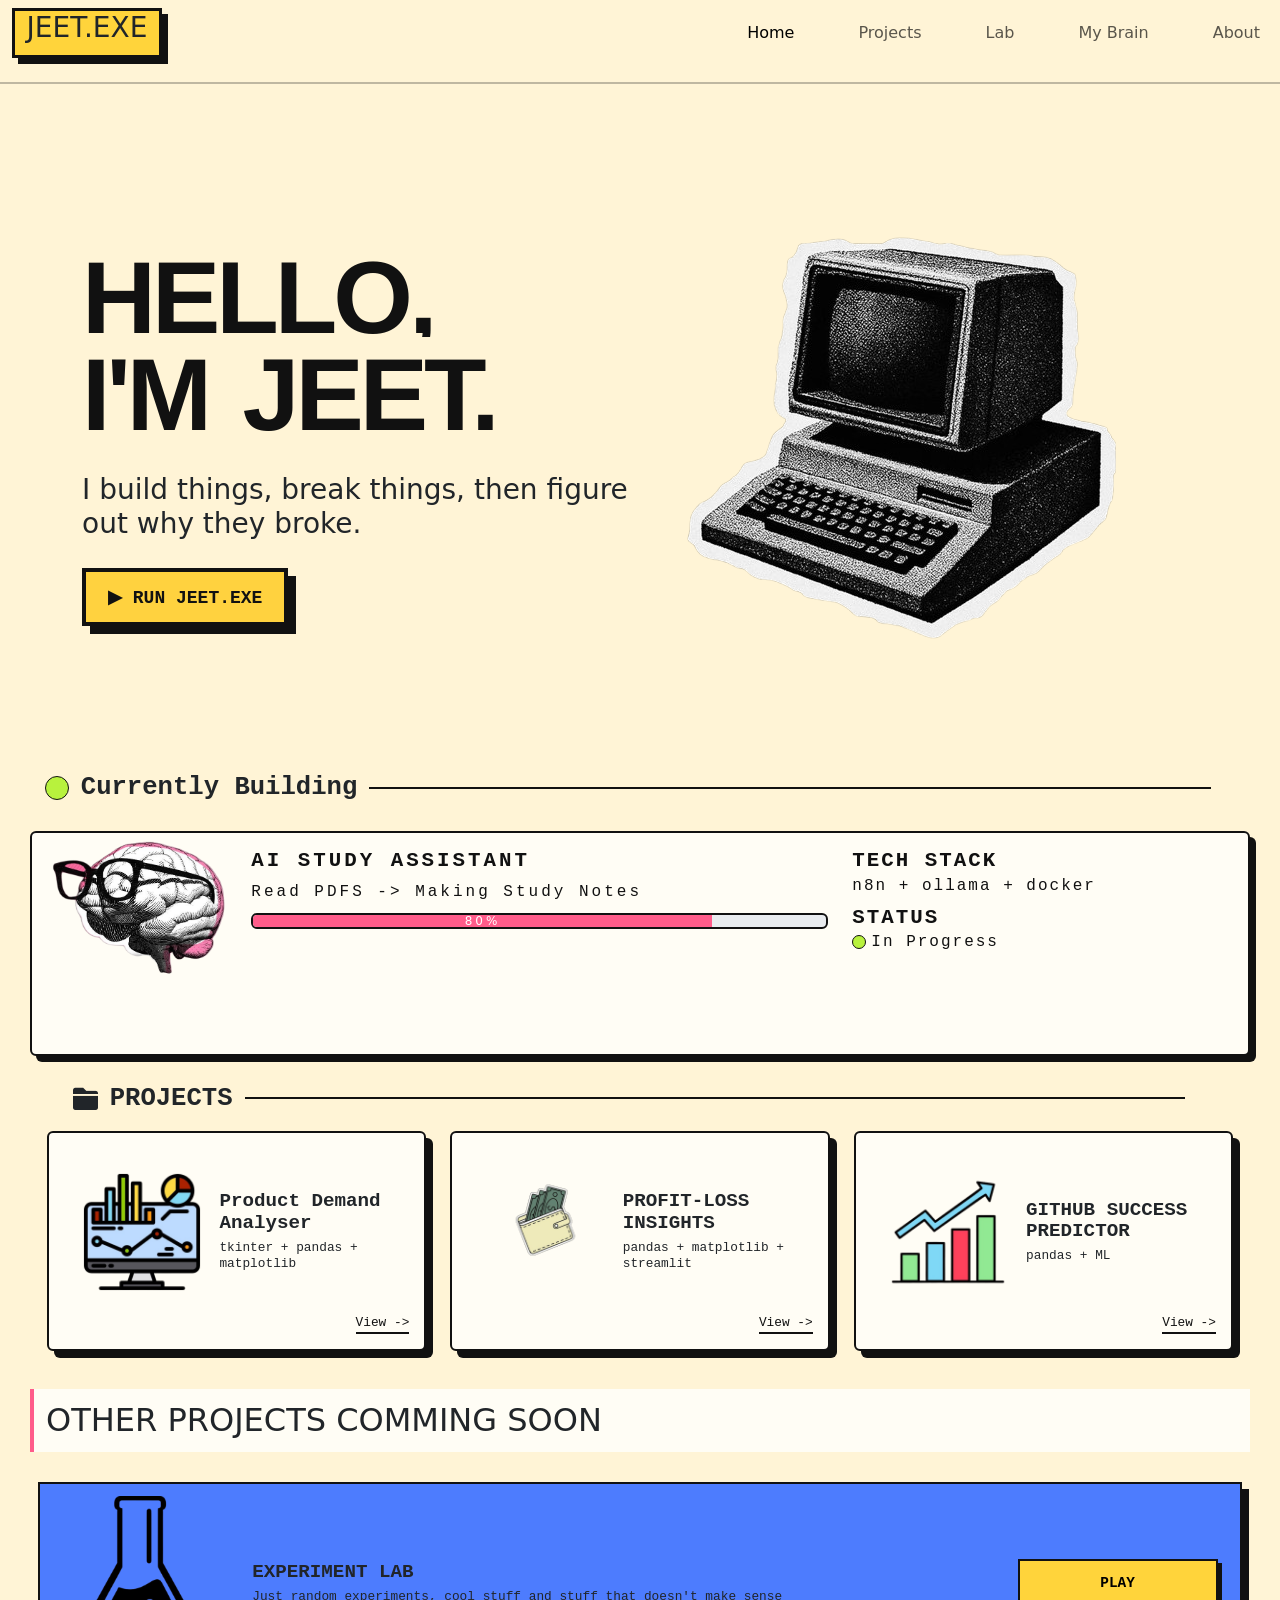
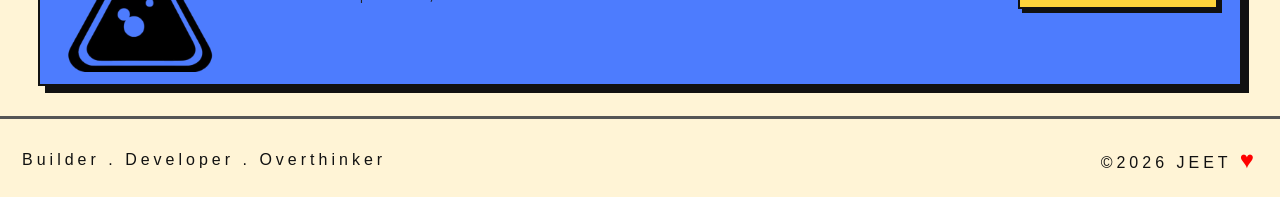
<file: index.html>
<!DOCTYPE html>
<html lang="en">
<head>
    <meta charset="UTF-8">
    <meta name="viewport" content="width=device-width, initial-scale=1.0">
    <link href="https://cdn.jsdelivr.net/npm/bootstrap@5.3.8/dist/css/bootstrap.min.css" rel="stylesheet" integrity="sha384-sRIl4kxILFvY47J16cr9ZwB07vP4J8+LH7qKQnuqkuIAvNWLzeN8tE5YBujZqJLB" crossorigin="anonymous">
    <link 
        href="https://cdn.jsdelivr.net/npm/bootstrap@5.3.8/dist/css/bootstrap.min.css" 
        rel="stylesheet"
    >
    <link rel="stylesheet" href="https://cdnjs.cloudflare.com/ajax/libs/font-awesome/6.0.0/css/all.min.css" crossorigin="anonymous" referrerpolicy="no-referrer" />

    <link rel="stylesheet" href="style.css">
    <link rel="stylesheet" href="jeet-exe.css">
    <title>internet corner</title>
</head>
<body>
    <main>
        <section>
            <div class="internetNav">
                <nav class="navbar navbar-expand-lg"  style="background-color: #fff4d6">
                    <div class="container-fluid"  style="background-color: #fff4d6">
                        <div class="name-exe">
                            <h3>JEET.EXE</h3>
                        </div>
                        <!--<a class="navbar-brand" href="#"></a>-->
                        <button class="navbar-toggler" type="button" data-bs-toggle="collapse" data-bs-target="#navbarNavAltMarkup" aria-controls="navbarNavAltMarkup" aria-expanded="false" aria-label="Toggle navigation">
                            <span class="navbar-toggler-icon"></span>
                        </button>
                        <div class="collapse navbar-collapse" id="navbarNavAltMarkup">
                            <div class="navbar-nav ms-auto gap-5">
                                <a class="nav-link active" aria-current="page" href="#">Home</a>
                                <a class="nav-link" href="#projects">Projects</a>
                                <a class="nav-link" href="#experiment_lab">Lab</a>
                                <a class="nav-link" href="my_brain.html">My Brain</a>
                                <a class="nav-link" href="about.html">About</a>
                                <!-- <a class="nav-link disabled" aria-disabled="true">Disabled</a> -->
                            </div>
                        </div>
                    </div>
                </nav>
            </div>
            <hr style = "border-top: 2px solid #000000;">
        </section>
        <section class="hero-section">
            <div class="container">
                <div class="row align-items-center">
                    <div class="col-12 col-lg-6 hero-left">
                        <h1>
                            HELLO,<br>
                            I'M <span>JEET.</span>
                        </h1>
                        <h3>
                            I build things, break things,
                            then figure out why they broke.
                        </h3>
                        <div class="jx-wrap">
                            <button class="jx-btn" id="jxRun" type="button">▶ RUN JEET.EXE</button>
                        
                            <div class="jx-load jx-hide" id="jxLoad" aria-live="polite">
                                <div class="jx-lbl"><span id="jxLbl">LOADING JEET.EXE...</span><span id="jxPct">0%</span></div>
                                <div class="jx-bar"><i id="jxFill"></i></div>
                            </div>
                        
                            <!-- error dialog (the script moves this to <body> so it always sits on top) -->
                            <div class="jx-ov jx-hide" id="jxOv" role="dialog" aria-modal="true" aria-labelledby="jxTitle">
                                <div class="jx-win">
                                    <div class="jx-tb">
                                        <span id="jxTitle">JEET.EXE - ERROR</span>
                                        <button id="jxClose" type="button" aria-label="Close">✕</button>
                                    </div>
                                    <div class="jx-msg">
                                        <div class="jx-ico">!</div>
                                        <div>
                                            <p class="jx-big">JEET.EXE has stopped working</p>
                                            <p class="jx-why" id="jxWhy"></p>
                                        </div>
                                    </div>
                                    <div class="jx-acts">
                                        <a class="jx-btn jx-small" href="#projects">DEBUG</a>
                                        <a class="jx-btn jx-small jx-pink" href="#experiment_lab">IGNORE</a>
                                        <button class="jx-btn jx-small jx-blue" id="jxAgain" type="button">RESTART</button>
                                    </div>
                                </div>
                            </div>
                        </div>
                        <!-- <div class = "col-6 col-lg-3 buttons">
                            <button id = "explore">Explore</button>
                            <button id = "random">Random</button>
                        </div> -->
                    </div>
                    <div class="col-12 col-lg-6 hero-right">
                        <img src="computer.png" alt="">
                    </div>
                </div>
            </div>
        </section>
        <div class="section-header">
            <span class="green-dot"></span>
            <span class = "section-title">Currently Building</span>
            <span class="status-line"></span>
        </div>
        <section class = "currently-building">
            <div class="row align-items-center build-info" style="margin: 5px;">
                <div class = "col-2 build-card">
                    <img src="brain.png" alt="brain" class = "img-fluid">
                </div>
                <div class = "col-6 build-card">
                    <div class="build-card-2">
                        <span class = "current-project">AI STUDY ASSISTANT</span>
                        <span class = "build-description">Read PDFS -> Making Study Notes</span>
                        <div class="progress custom-progress" style="border: 2px solid #111111;">
                            <div class="progress-bar" role="progressbar" style="width: 80%; background-color: #ff5c8a;" aria-valuenow="75" aria-valuemin="0" aria-valuemax="100">80%</div>
                        </div>
                    </div>
                </div>
                <div class = "col-4 build-card">
                    <div class="build-card-3">
                        <div class="tech-stack">
                            <span class="project-tech-stack-text">TECH STACK</span>
                            <span class="project-tech-stack">n8n + ollama + docker</span>
                        </div>
                        <div class="project-status">
                            <span class="project-status-text">STATUS</span>
                            <div class="status-row">
                                <span class="green-dot-2"></span>
                                <span class = "in-progress-text">In Progress</span>
                            </div>
                        </div>
                    </div>
                </div>
            </div>
        </section>
        <section class = "projects" id = "projects">
            <div class="section-header">
                <i class="fa-solid fa-folder project-icon" style="font-size: 25px;"></i>
                <span class = "section-title">PROJECTS</span>
                <span class="status-line"></span>
            </div>
            <div class="row align-items-center project-info">
                <div class="col-12 col-md-4">
                    <div class="project-card">
                        <div class="project-main">
                            <div class="project-image">
                                <img src="Panalyser.png" alt="Product_demand_analyser" class="img-fluid">
                            </div>
                            <div class="project-title">
                                <span class = "project-name">Product Demand Analyser</span>
                                <span class="project-description">tkinter + pandas + matplotlib</span>
                            </div>
                        </div>
                        <a href="projects/Panalyser.html" class ="view">View -></a>
                    </div>
                </div>
                <div class="col-12 col-md-4">
                    <div class="project-card">
                        <div class="project-main">
                            <div class="project-image">
                                <img src="wallet.png" alt="retro_computer" class="img-fluid">
                            </div>
                            <div class="project-title">
                                <span class = "project-name">PROFIT-LOSS INSIGHTS</span>
                                <span class="project-description">pandas + matplotlib + streamlit</span>
                            </div>
                        </div>
                        <a href="projects/profit_loss.html" class = "view">View -></a>
                    </div>
                </div>
                <div class="col-12 col-md-4">
                    <div class="project-card">
                        <div class="project-main">
                            <div class="project-image">
                                <img src="success.png" alt="retro_computer" class="img-fluid">
                            </div>
                            <div class="project-title">
                                <span class = "project-name">GITHUB SUCCESS PREDICTOR</span>
                                <span class="project-description">pandas + ML</span>
                            </div>
                        </div>
                        <a href="projects/github_sp.html" class = "view">View -></a>
                    </div>
                </div>
            </div>
            <h2 class = "soon-note">OTHER PROJECTS COMMING SOON</h2>
        </section>
        <section class="experiment_lab" id = "experiment_lab">
            <div class="row align-items-center exp-info" style="margin: 5px;">
                <div class = "col-2 exp-card">
                    <img src="flask.png" alt="flask" class = "img-fluid">
                </div>
                <div class = "col-6 exp-card">
                    <div class="exp-card-2">
                        <span class = "exp-title">EXPERIMENT LAB</span>
                        <span class = "exp-description">Just random experiments, cool stuff and stuff that doesn't make sense</span>
                    </div>
                </div>
                <div class = "col-4 exp-card">
                    <div class="exp-card-3">
                        <div class="exp-play">
                            <button id = "play-button">PLAY</button>
                        </div>
                    </div>
                </div>
            </div>
            <div id="experiment-output"></div>
        </section>

        <section class = "footer-neo">
            <footer>
                <div class="horz-line"></div>
                <div class="row align-items-center footer-info">
                    <div class="col-6 traits">
                        <p>Builder . Developer . Overthinker</p>
                    </div>
                    <div class="col-6 made-by">
                        <p><span>&copy;</span>2026 JEET <span style="color: red; font-size: 24px;">&hearts;</span></p>
                    </div>
                </div>
            </footer>
        </section>
    </main>
    <script src="https://cdn.jsdelivr.net/npm/bootstrap@5.3.3/dist/js/bootstrap.bundle.min.js"></script>
    <script src="script.js"></script>
    <script src="jeet-exe.js"></script>
</body>
</html>
</file>
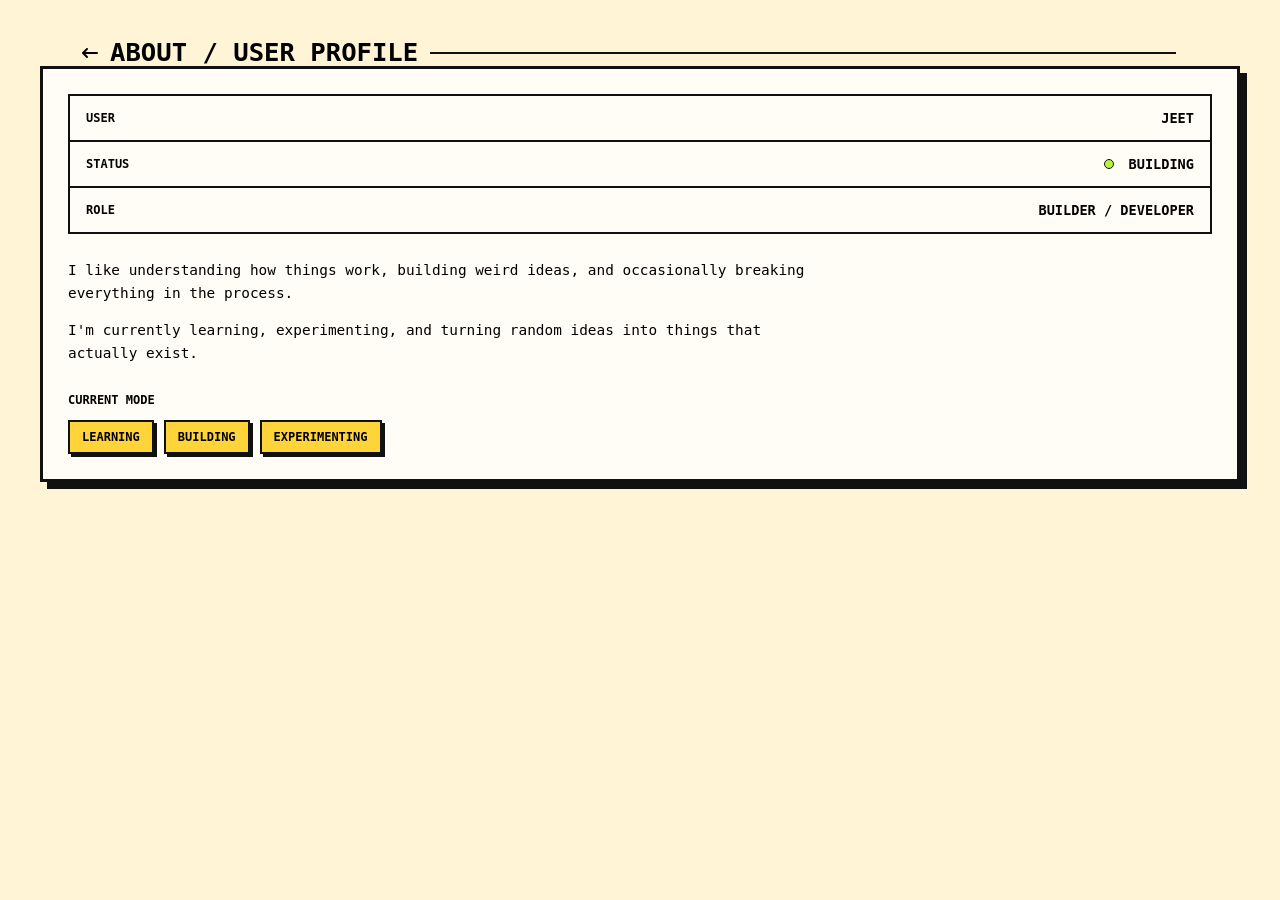
<file: about.html>
<!DOCTYPE html>
<html lang="en">
<head>
    <meta charset="UTF-8">
    <meta name="viewport" content="width=device-width, initial-scale=1.0">
     <link rel="stylesheet" href="https://cdnjs.cloudflare.com/ajax/libs/font-awesome/6.0.0/css/all.min.css" crossorigin="anonymous" referrerpolicy="no-referrer" />
    <link rel="stylesheet" href="style.css">
    <title>about me</title>
</head>
<body>
    <section id="about" class="about-section">

    <div class="section-header">
        <i class="fa-solid fa-arrow-left-long" id = "back"></i>
        <span class="section-title">ABOUT / USER PROFILE</span>
        <span class="status-line"></span>
    </div>

    <div class="about-card">

        <div class="about-info">

            <div class="about-row">
                <span class="about-label">USER</span>
                <span class="about-value">JEET</span>
            </div>

            <div class="about-row">
                <span class="about-label">STATUS</span>
                <span class="about-value">
                    <span class="green-dot"></span>
                    BUILDING
                </span>
            </div>

            <div class="about-row">
                <span class="about-label">ROLE</span>
                <span class="about-value">BUILDER / DEVELOPER</span>
            </div>

        </div>

        <div class="about-description">
            <p>
                I like understanding how things work, building weird ideas,
                and occasionally breaking everything in the process.
            </p>

            <p>
                I'm currently learning, experimenting, and turning random
                ideas into things that actually exist.
            </p>
        </div>

        <div class="about-mode">
            <span class="about-label">CURRENT MODE</span>

            <div class="mode-tags">
                <span>LEARNING</span>
                <span>BUILDING</span>
                <span>EXPERIMENTING</span>
            </div>
        </div>

    </div>

</section>

<script src="about_me.js"></script>
</body>
</html>
</file>
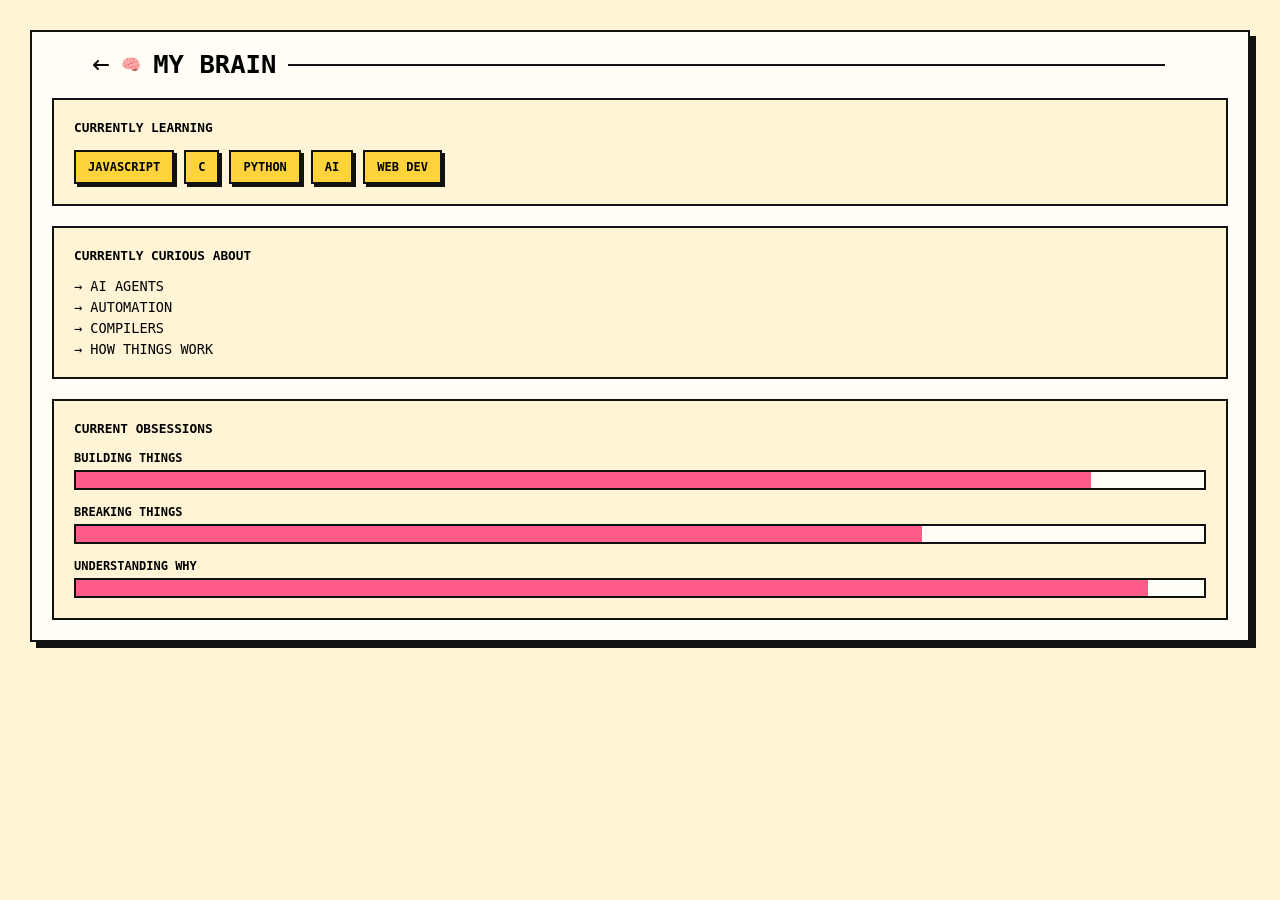
<file: my_brain.html>
<!DOCTYPE html>
<html lang="en">
<head>
    <meta charset="UTF-8">
    <meta name="viewport" content="width=device-width, initial-scale=1.0">
    <link rel="stylesheet" href="style.css">
    <link rel="stylesheet" href="https://cdnjs.cloudflare.com/ajax/libs/font-awesome/6.0.0/css/all.min.css" crossorigin="anonymous" referrerpolicy="no-referrer" />
    <title>my brain</title>
</head>
<body>
    <section class="my-brain">
            <div class="section-header">
                <i class="fa-solid fa-arrow-left-long" id = "back"></i>
                <span class="brain-icon">🧠</span>
                <span class="section-title">MY BRAIN</span>
                <span class="status-line"></span>
            </div>

            <div class="brain-content">

                <div class="brain-block">
                    <span class="brain-label">CURRENTLY LEARNING</span>

                    <div class="brain-tags">
                        <span>JAVASCRIPT</span>
                        <span>C</span>
                        <span>PYTHON</span>
                        <span>AI</span>
                        <span>WEB DEV</span>
                    </div>
                </div>

                <div class="brain-block">
                    <span class="brain-label">CURRENTLY CURIOUS ABOUT</span>

                    <div class="brain-list">
                        <p>→ AI AGENTS</p>
                        <p>→ AUTOMATION</p>
                        <p>→ COMPILERS</p>
                        <p>→ HOW THINGS WORK</p>
                    </div>
                </div>

                <div class="brain-block">
                    <span class="brain-label">CURRENT OBSESSIONS</span>

                    <div class="brain-bars">

                        <div class="brain-bar">
                            <span>BUILDING THINGS</span>
                            <div class="bar">
                                <div class="bar-fill" style="width: 90%;"></div>
                            </div>
                        </div>

                        <div class="brain-bar">
                            <span>BREAKING THINGS</span>
                            <div class="bar">
                                <div class="bar-fill" style="width: 75%;"></div>
                            </div>
                        </div>

                        <div class="brain-bar">
                            <span>UNDERSTANDING WHY</span>
                            <div class="bar">
                                <div class="bar-fill" style="width: 95%;"></div>
                            </div>
                        </div>
                    </div>
                </div>
            </div>
        </section>

    <script src="my_brain.js"></script>
</body>
</html>
</file>
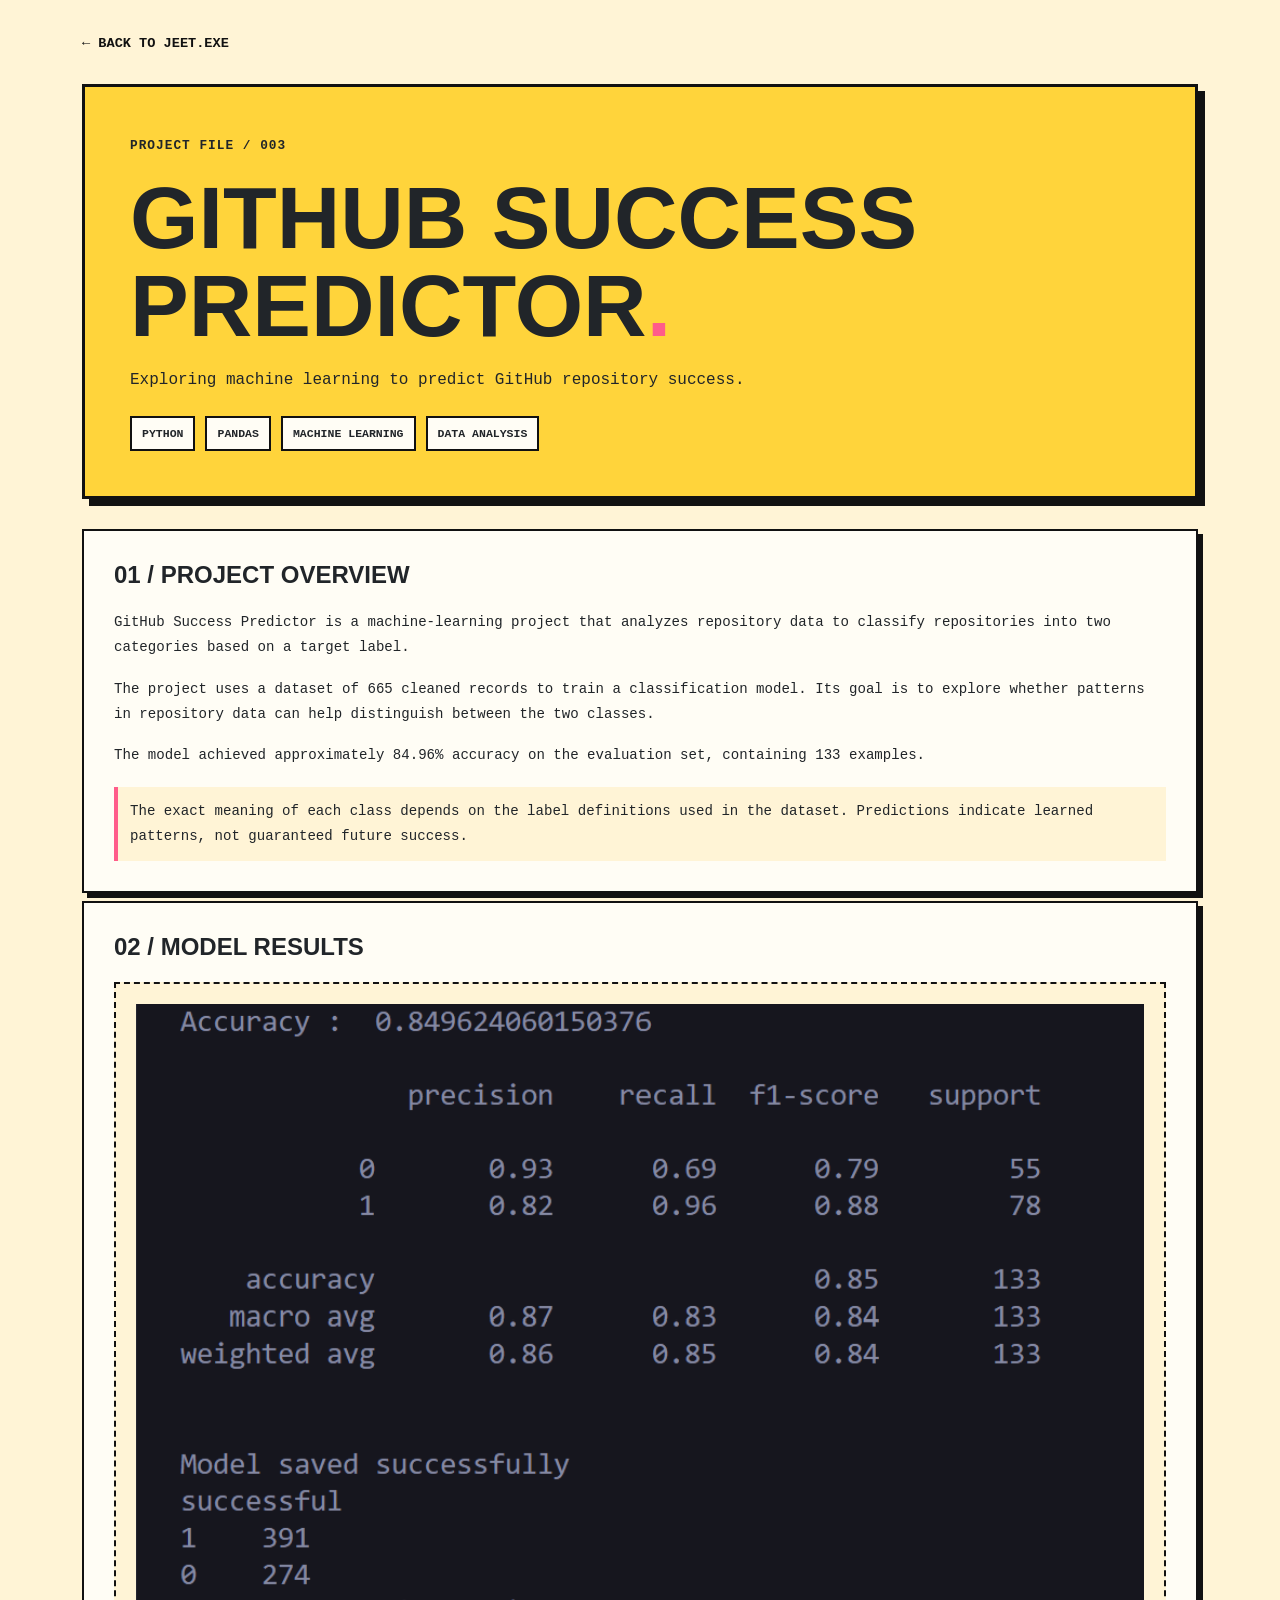
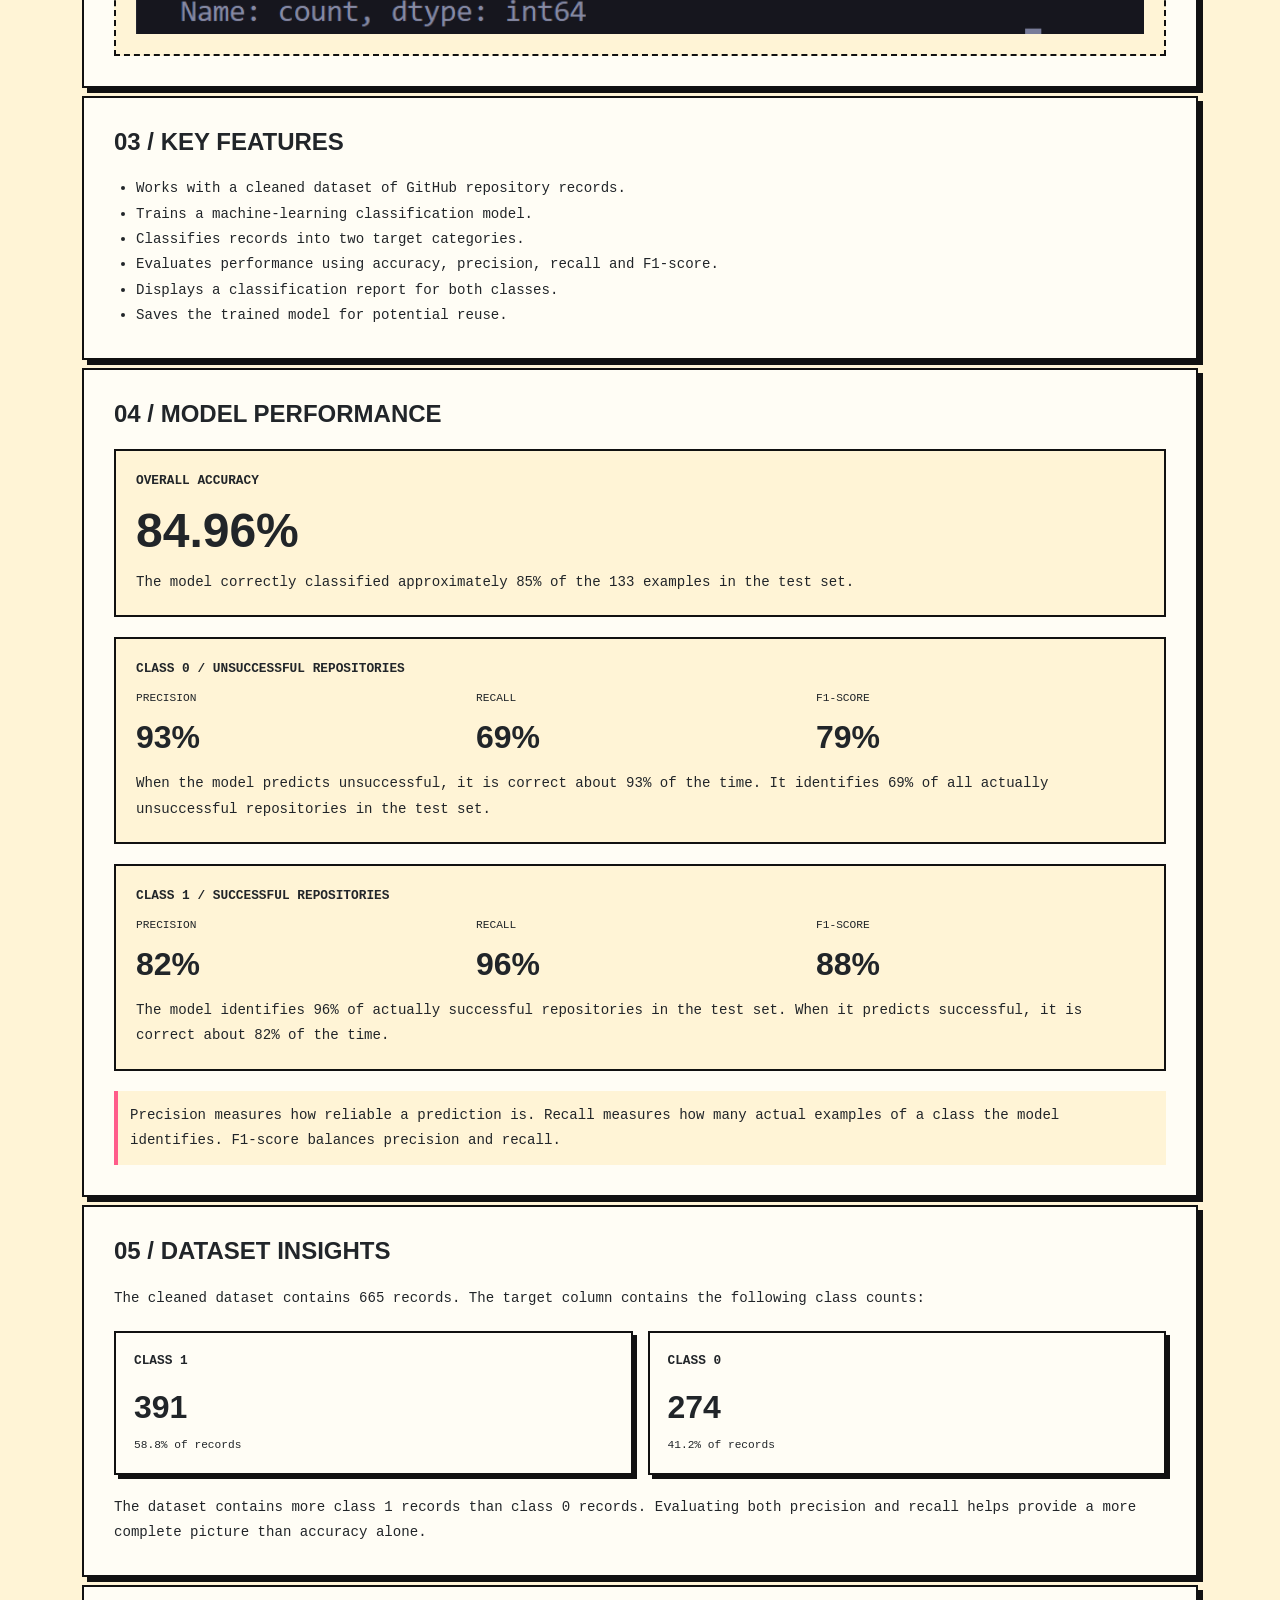
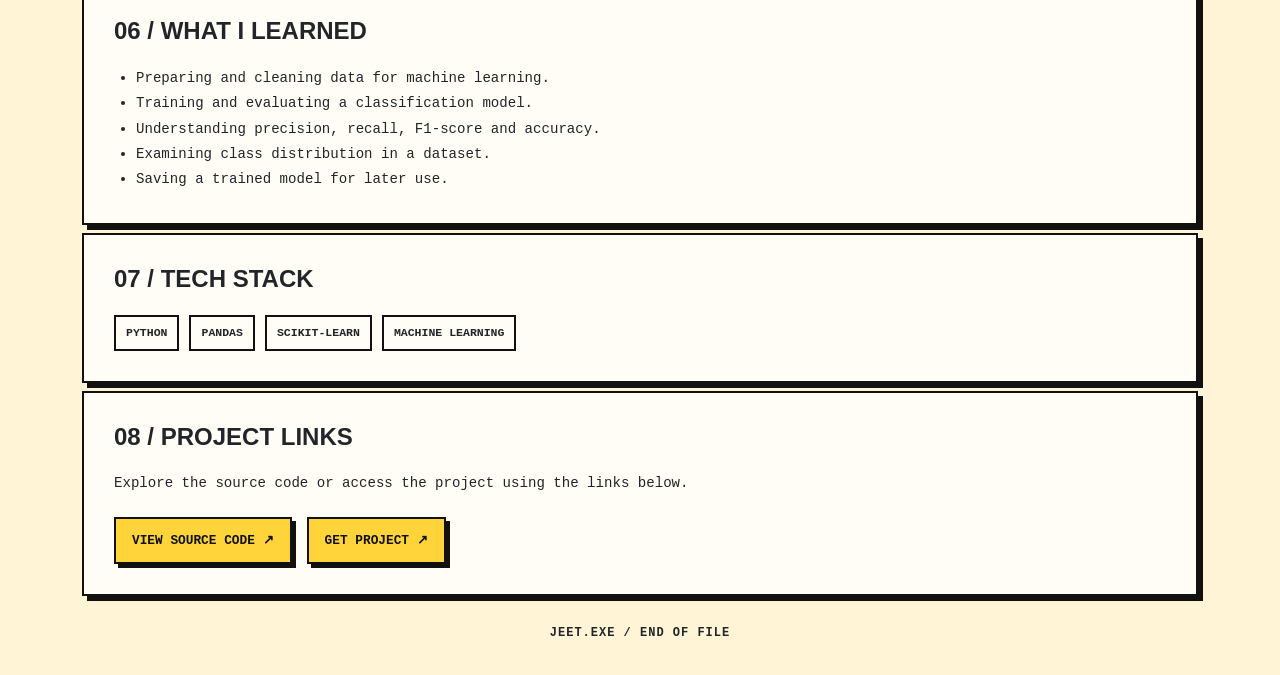
<file: projects/github_sp.html>
<!DOCTYPE html>
<html lang="en">
<head>
    <meta charset="UTF-8">
    <meta name="viewport" content="width=device-width, initial-scale=1.0">

    <title>GitHub Success Predictor | JEET.EXE</title>

    <link
        href="https://cdn.jsdelivr.net/npm/bootstrap@5.3.3/dist/css/bootstrap.min.css"
        rel="stylesheet"
    >
    <link rel="stylesheet" href="../style.css">
</head>

<body>
    <main class="container py-4 gsp-page">

        <a href="../index.html" class="gsp-back">
            ← BACK TO JEET.EXE
        </a>

        <!-- Project Header -->
        <header class="gsp-header">
            <span class="gsp-label">PROJECT FILE / 003</span>

            <h1>GITHUB SUCCESS PREDICTOR<span>.</span></h1>

            <p class="gsp-subtitle">
                Exploring machine learning to predict GitHub repository success.
            </p>

            <div class="gsp-tags">
                <span>PYTHON</span>
                <span>PANDAS</span>
                <span>MACHINE LEARNING</span>
                <span>DATA ANALYSIS</span>
            </div>
        </header>

        <!-- Overview -->
        <section class="gsp-panel">
            <h2>01 / PROJECT OVERVIEW</h2>

            <p>
                GitHub Success Predictor is a machine-learning project
                that analyzes repository data to classify repositories
                into two categories based on a target label.
            </p>

            <p>
                The project uses a dataset of 665 cleaned records to train
                a classification model. Its goal is to explore whether
                patterns in repository data can help distinguish between
                the two classes.
            </p>

            <p>
                The model achieved approximately 84.96% accuracy on
                the evaluation set, containing 133 examples.
            </p>

            <p class="gsp-note">
                The exact meaning of each class depends on the label
                definitions used in the dataset. Predictions indicate
                learned patterns, not guaranteed future success.
            </p>
        </section>

        <!-- Screenshot -->
        <section class="gsp-panel">
            <h2>02 / MODEL RESULTS</h2>

            <div class="gsp-screenshot">
                <img
                    src="../github_sp.png"
                    alt="GitHub Success Predictor model evaluation results"
                    loading="lazy"
                >
            </div>
        </section>

        
        <section class="gsp-panel">
            <h2>03 / KEY FEATURES</h2>

            <ul>
                <li>Works with a cleaned dataset of GitHub repository records.</li>
                <li>Trains a machine-learning classification model.</li>
                <li>Classifies records into two target categories.</li>
                <li>Evaluates performance using accuracy, precision, recall and F1-score.</li>
                <li>Displays a classification report for both classes.</li>
                <li>Saves the trained model for potential reuse.</li>
            </ul>
        </section>

        <section class="gsp-panel">
            <h2>04 / MODEL PERFORMANCE</h2>

            <div class="gsp-metric">
                <span class="gsp-metric-label">OVERALL ACCURACY</span>
                <strong>84.96%</strong>
                <p>
                    The model correctly classified approximately 85%
                    of the 133 examples in the test set.
                </p>
            </div>

            <div class="gsp-metric">
                <span class="gsp-metric-label">
                    CLASS 0 / UNSUCCESSFUL REPOSITORIES
                </span>

                <div class="gsp-metric-grid">
                    <div>
                        <span>PRECISION</span>
                        <strong>93%</strong>
                    </div>
                    <div>
                        <span>RECALL</span>
                        <strong>69%</strong>
                    </div>
                    <div>
                        <span>F1-SCORE</span>
                        <strong>79%</strong>
                    </div>
                </div>

                <p>
                    When the model predicts unsuccessful, it is correct
                    about 93% of the time. It identifies 69% of all
                    actually unsuccessful repositories in the test set.
                </p>
            </div>

            <div class="gsp-metric">
                <span class="gsp-metric-label">
                    CLASS 1 / SUCCESSFUL REPOSITORIES
                </span>

                <div class="gsp-metric-grid">
                    <div>
                        <span>PRECISION</span>
                        <strong>82%</strong>
                    </div>
                    <div>
                        <span>RECALL</span>
                        <strong>96%</strong>
                    </div>
                    <div>
                        <span>F1-SCORE</span>
                        <strong>88%</strong>
                    </div>
                </div>

                <p>
                    The model identifies 96% of actually successful
                    repositories in the test set. When it predicts
                    successful, it is correct about 82% of the time.
                </p>
            </div>

            <p class="gsp-note">
                Precision measures how reliable a prediction is.
                Recall measures how many actual examples of a class
                the model identifies. F1-score balances precision
                and recall.
            </p>
        </section>

        <section class="gsp-panel">
            <h2>05 / DATASET INSIGHTS</h2>

            <p>
                The cleaned dataset contains 665 records. The target
                column contains the following class counts:
            </p>

            <div class="gsp-class-counts">
                <div>
                    <span>CLASS 1</span>
                    <strong>391</strong>
                    <small>58.8% of records</small>
                </div>

                <div>
                    <span>CLASS 0</span>
                    <strong>274</strong>
                    <small>41.2% of records</small>
                </div>
            </div>

            <p>
                The dataset contains more class 1 records than class 0
                records. Evaluating both precision and recall helps
                provide a more complete picture than accuracy alone.
            </p>
        </section>

        
        <section class="gsp-panel">
            <h2>06 / WHAT I LEARNED</h2>

            <ul>
                <li>Preparing and cleaning data for machine learning.</li>
                <li>Training and evaluating a classification model.</li>
                <li>Understanding precision, recall, F1-score and accuracy.</li>
                <li>Examining class distribution in a dataset.</li>
                <li>Saving a trained model for later use.</li>
            </ul>
        </section>

        
        <section class="gsp-panel">
            <h2>07 / TECH STACK</h2>

            <div class="gsp-tags">
                <span>PYTHON</span>
                <span>PANDAS</span>
                <span>SCIKIT-LEARN</span>
                <span>MACHINE LEARNING</span>
            </div>
        </section>

        
        <section class="gsp-panel">
            <h2>08 / PROJECT LINKS</h2>

            <p>
                Explore the source code or access the project
                using the links below.
            </p>

            <div class="gsp-actions">
                <a href="https://github.com/Jeetmakani51/Github_repo_success_predictor" class="gsp-button"  target="_blank"
                rel="noopener noreferrer">VIEW SOURCE CODE ↗</a>
                <a href="https://github.com/Jeetmakani51/Github_repo_success_predictor" class="gsp-button"  target="_blank"
                rel="noopener noreferrer">GET PROJECT ↗</a>
            </div>
        </section>

        <footer class="gsp-footer">
            JEET.EXE / END OF FILE
        </footer>

    </main>
</body>
</html>
</file>
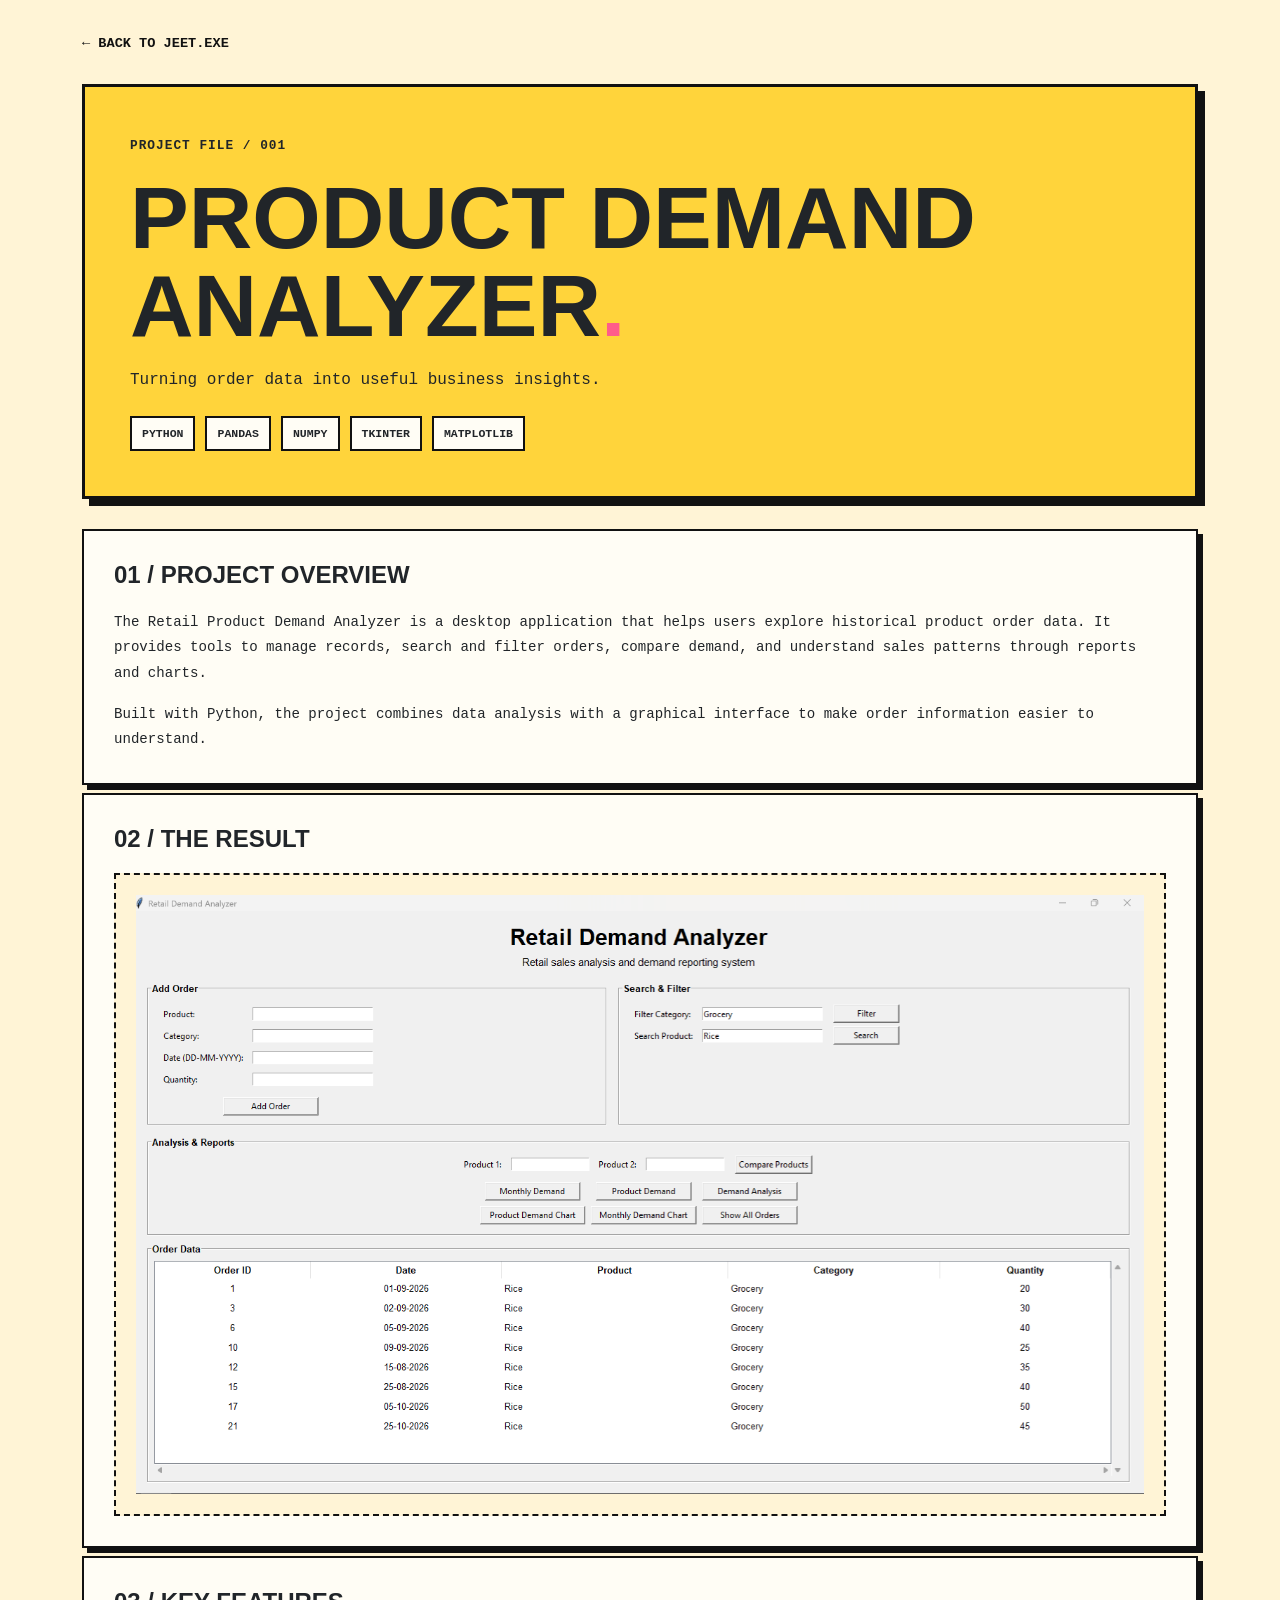
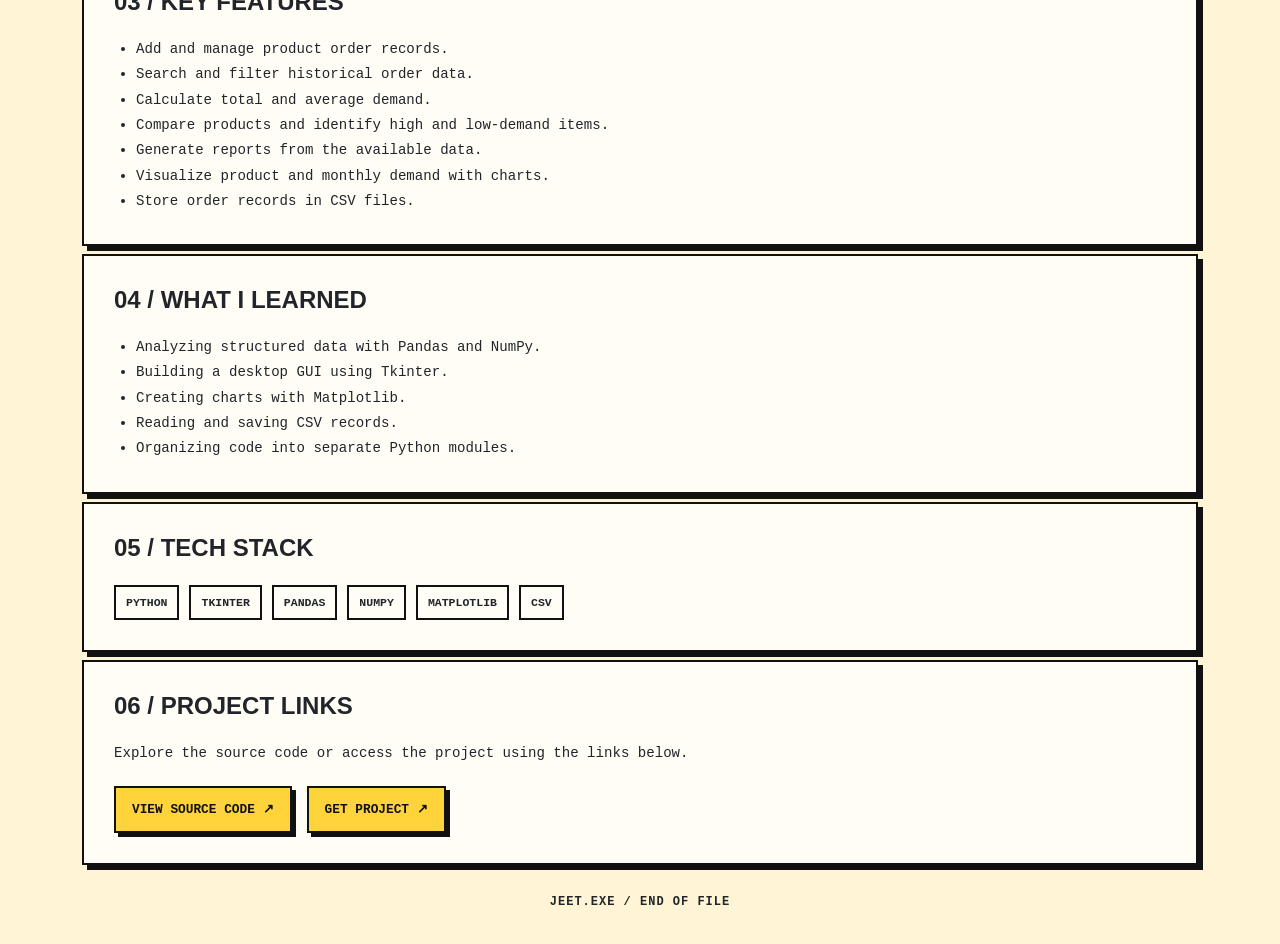
<file: projects/Panalyser.html>
<!DOCTYPE html>
<html lang="en">
<head>
    <meta charset="UTF-8">
    <meta name="viewport" content="width=device-width, initial-scale=1.0">

    <title>Retail Product Demand Analyzer | JEET.EXE</title>

    <link
        href="https://cdn.jsdelivr.net/npm/bootstrap@5.3.3/dist/css/bootstrap.min.css"
        rel="stylesheet"
    >
    <link rel="stylesheet" href="../style.css">
</head>

<body>
    <main class="container py-4 demand-page">

        <a href="../index.html" class="demand-back">
            ← BACK TO JEET.EXE
        </a>

        <header class="demand-header">
            <span class="demand-label">PROJECT FILE / 001</span>

            <h1>PRODUCT DEMAND ANALYZER<span>.</span></h1>

            <p class="demand-subtitle">
                Turning order data into useful business insights.
            </p>

            <div class="demand-tags">
                <span>PYTHON</span>
                <span>PANDAS</span>
                <span>NUMPY</span>
                <span>TKINTER</span>
                <span>MATPLOTLIB</span>
            </div>
        </header>

        <section class="demand-panel">
            <h2>01 / PROJECT OVERVIEW</h2>

            <p>
                The Retail Product Demand Analyzer is a desktop application
                that helps users explore historical product order data.
                It provides tools to manage records, search and filter orders,
                compare demand, and understand sales patterns through reports
                and charts.
            </p>

            <p>
                Built with Python, the project combines data analysis
                with a graphical interface to make order information
                easier to understand.
            </p>
        </section>

        <section class="demand-panel">
            <h2>02 / THE RESULT</h2>

            <div class="demand-screenshot">
                <img src="../demand1.png" alt="aaplication screen shot">
                <!--<img src="../demand2.png" alt="aaplication screen shot">-->
            </div>
        </section>

        <section class="demand-panel">
            <h2>03 / KEY FEATURES</h2>

            <ul>
                <li>Add and manage product order records.</li>
                <li>Search and filter historical order data.</li>
                <li>Calculate total and average demand.</li>
                <li>Compare products and identify high and low-demand items.</li>
                <li>Generate reports from the available data.</li>
                <li>Visualize product and monthly demand with charts.</li>
                <li>Store order records in CSV files.</li>
            </ul>
        </section>

        <section class="demand-panel">
            <h2>04 / WHAT I LEARNED</h2>

            <ul>
                <li>Analyzing structured data with Pandas and NumPy.</li>
                <li>Building a desktop GUI using Tkinter.</li>
                <li>Creating charts with Matplotlib.</li>
                <li>Reading and saving CSV records.</li>
                <li>Organizing code into separate Python modules.</li>
            </ul>
        </section>

        <section class="demand-panel">
            <h2>05 / TECH STACK</h2>

            <div class="demand-tags">
                <span>PYTHON</span>
                <span>TKINTER</span>
                <span>PANDAS</span>
                <span>NUMPY</span>
                <span>MATPLOTLIB</span>
                <span>CSV</span>
            </div>
        </section>

        <section class="demand-panel">
            <h2>06 / PROJECT LINKS</h2>

            <p>
                Explore the source code or access the project
                using the links below.
            </p>

            <div class="demand-actions">
                <a href="https://github.com/Jeetmakani51/Product_Demand_Analyser" class="demand-button"  target="_blank"
                rel="noopener noreferrer">VIEW SOURCE CODE ↗</a>
                <a href="https://github.com/Jeetmakani51/Product_Demand_Analyser" class="demand-button"  target="_blank"
                rel="noopener noreferrer">GET PROJECT ↗</a>
            </div>
        </section>

        <footer class="demand-footer">
            JEET.EXE / END OF FILE
        </footer>

    </main>
</body>
</html>
</file>
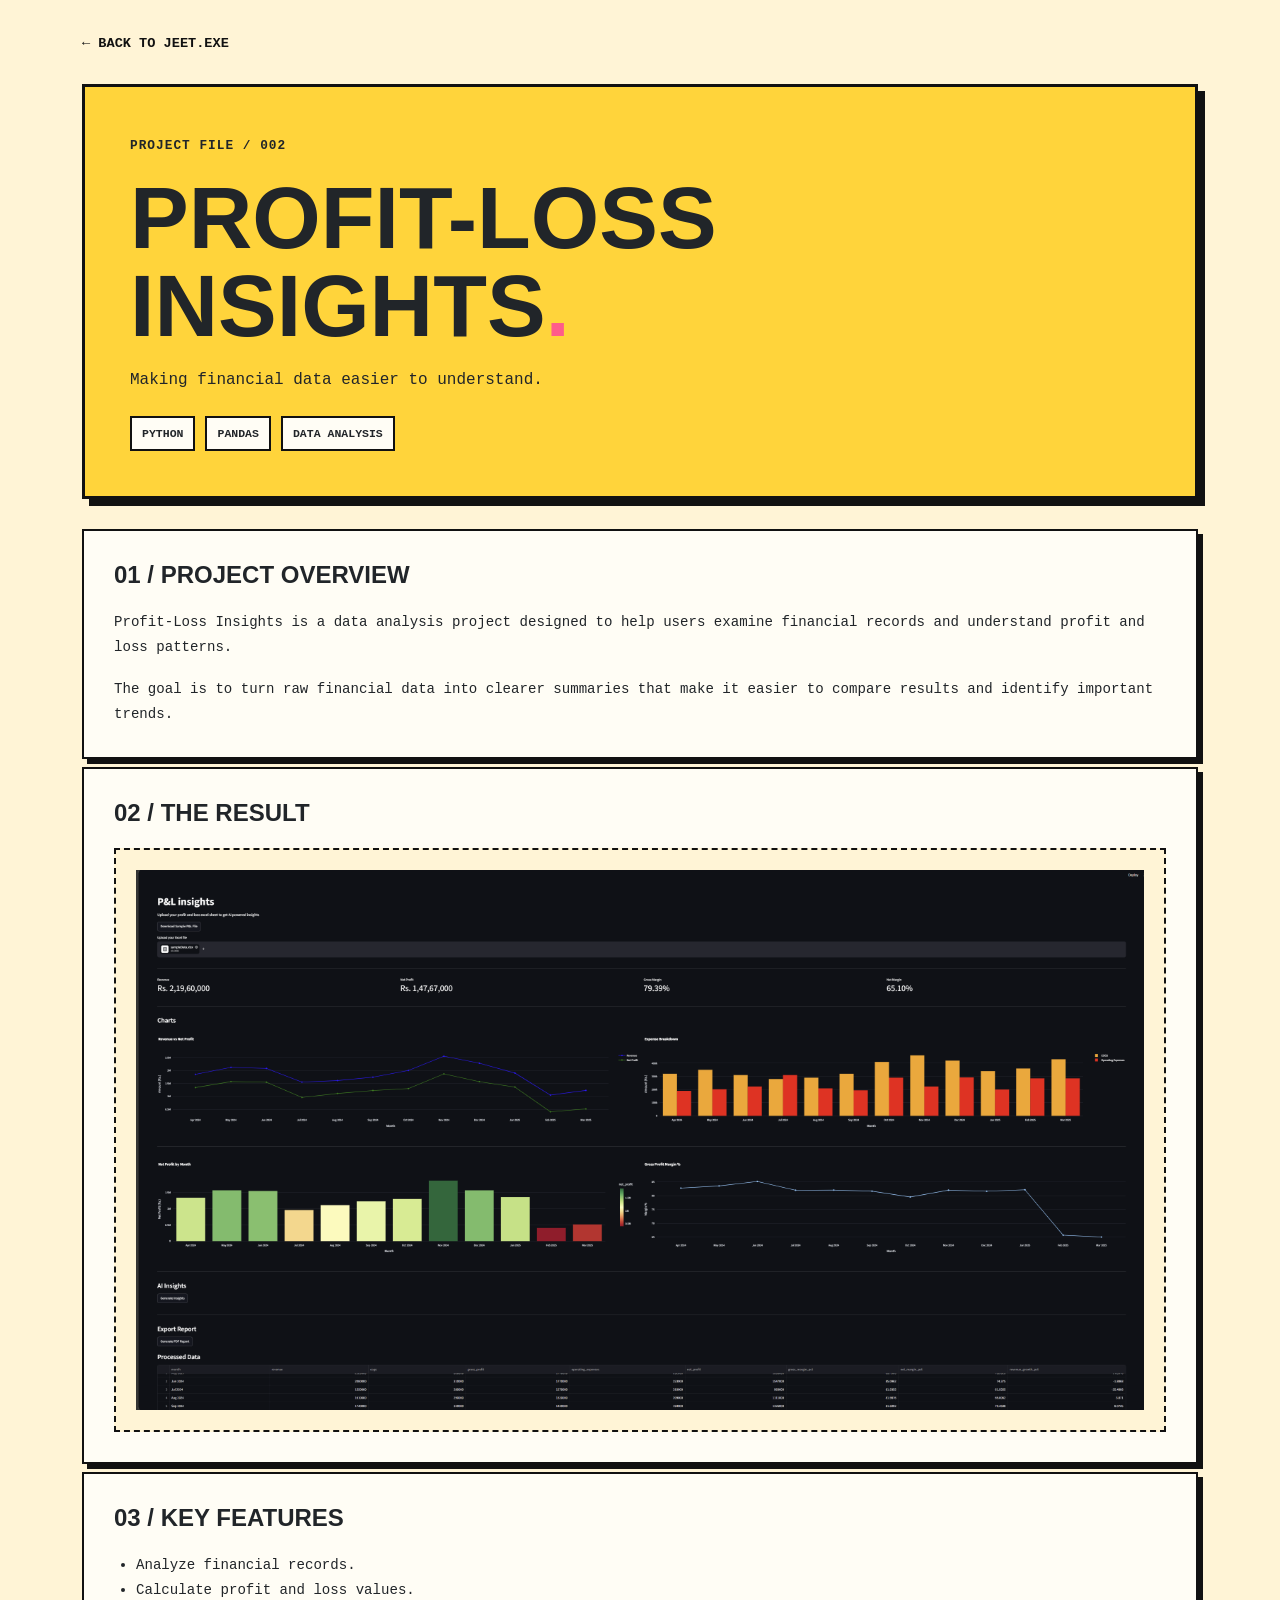
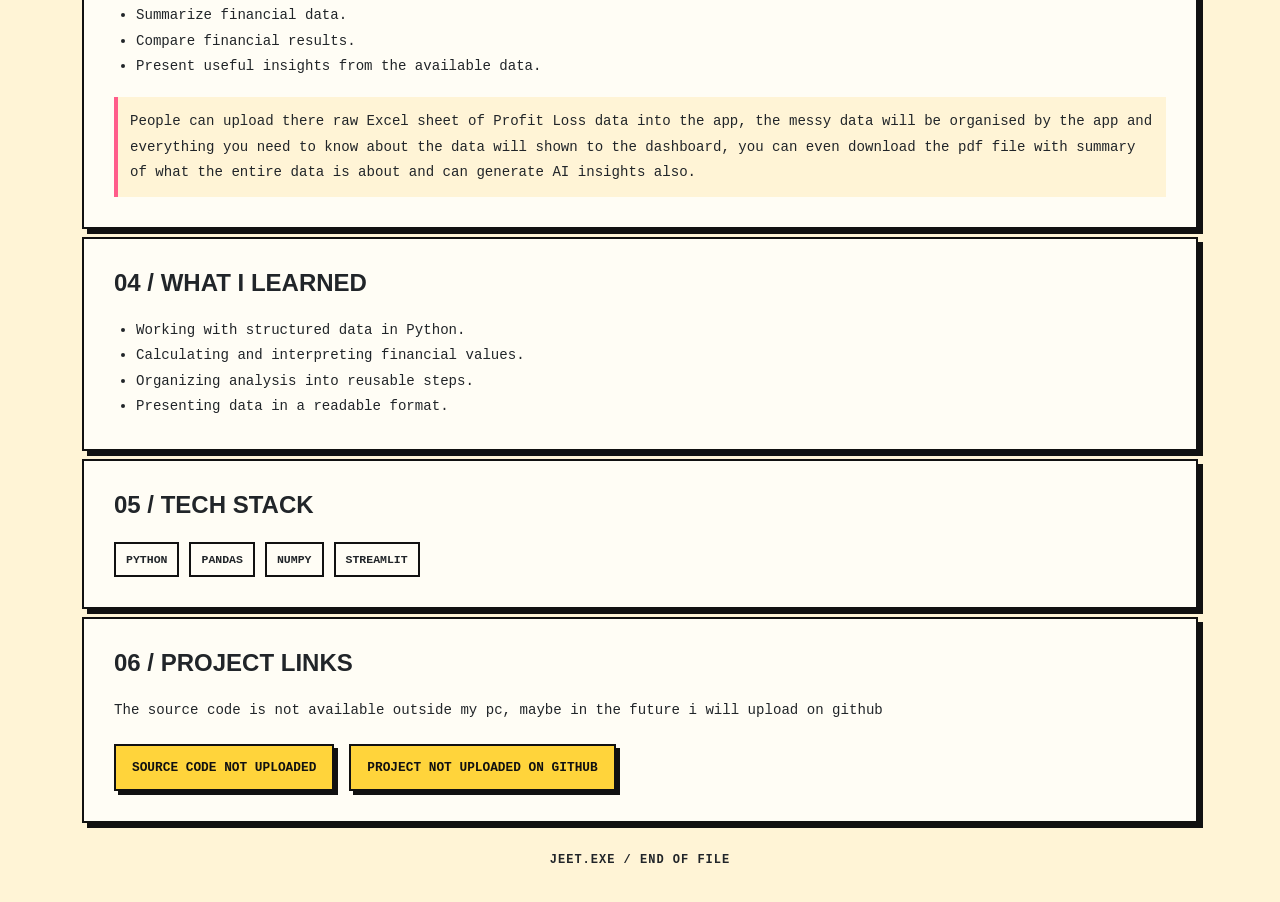
<file: projects/profit_loss.html>
<!DOCTYPE html>
<html lang="en">
<head>
    <meta charset="UTF-8">
    <meta name="viewport" content="width=device-width, initial-scale=1.0">

    <title>Profit-Loss Insights | JEET.EXE</title>

    <link
        href="https://cdn.jsdelivr.net/npm/bootstrap@5.3.3/dist/css/bootstrap.min.css"
        rel="stylesheet"
    >
    <link rel="stylesheet" href="../style.css">
</head>

<body>
    <main class="container py-4 profit-page">

        <a href="../index.html" class="profit-back">
            ← BACK TO JEET.EXE
        </a>

        <header class="profit-header">
            <span class="profit-label">PROJECT FILE / 002</span>

            <h1>PROFIT-LOSS INSIGHTS<span>.</span></h1>

            <p class="profit-subtitle">
                Making financial data easier to understand.
            </p>

            <div class="profit-tags">
                <span>PYTHON</span>
                <span>PANDAS</span>
                <span>DATA ANALYSIS</span>
            </div>
        </header>

        <section class="profit-panel">
            <h2>01 / PROJECT OVERVIEW</h2>

            <p>
                Profit-Loss Insights is a data analysis project designed
                to help users examine financial records and understand
                profit and loss patterns.
            </p>

            <p>
                The goal is to turn raw financial data into clearer
                summaries that make it easier to compare results
                and identify important trends.
            </p>
        </section>

        <section class="profit-panel">
            <h2>02 / THE RESULT</h2>

            <div class="profit-screenshot">
                <img src="../insights.png" alt="insights">
            </div>
        </section>

        <section class="profit-panel">
            <h2>03 / KEY FEATURES</h2>

            <ul>
                <li>Analyze financial records.</li>
                <li>Calculate profit and loss values.</li>
                <li>Summarize financial data.</li>
                <li>Compare financial results.</li>
                <li>Present useful insights from the available data.</li>
            </ul>

            <p class="profit-note">
                People can upload there raw Excel sheet of Profit Loss data into the app, the messy data will be organised by the app and everything you need to know about the data will shown to the dashboard, you can even download the pdf file with summary of what the entire data is about and can generate AI insights also.   
            </p>
        </section>

        <section class="profit-panel">
            <h2>04 / WHAT I LEARNED</h2>

            <ul>
                <li>Working with structured data in Python.</li>
                <li>Calculating and interpreting financial values.</li>
                <li>Organizing analysis into reusable steps.</li>
                <li>Presenting data in a readable format.</li>
            </ul>
        </section>

        <section class="profit-panel">
            <h2>05 / TECH STACK</h2>

            <div class="profit-tags">
                <span>PYTHON</span>
                <span>PANDAS</span>
                <span>NUMPY</span>
                <span>STREAMLIT</span>
            </div>
        </section>

        <section class="profit-panel">
            <h2>06 / PROJECT LINKS</h2>

            <p>
                The source code is not available outside my pc, maybe in the future i will upload on github
            </p>

            <div class="profit-actions">
                <a
                    href="#"
                    class="profit-button"
                    target="_blank"
                    rel="noopener noreferrer"
                >
                    SOURCE CODE NOT UPLOADED
                </a>

                <a
                    href="#"
                    class="profit-button"
                >
                    PROJECT NOT UPLOADED ON GITHUB
                </a>
            </div>
        </section>

        <footer class="profit-footer">
            JEET.EXE / END OF FILE
        </footer>

    </main>
</body>
</html>
</file>
<file: style.css>
:root {
  --main-background: #fff4d6;
  --borders-text: #111111;
  --primary-accent: #ffd43b;
  --secondary-accent: #ff5c8a;
  --success: #b8f23d;
  --cards: #fffdf5;
  --retro-blue: #4d7cfe;
}

@import url("https://fonts.googleapis.com/css2?family=Space+Grotesk:wght@400;500;600;700&display=swap");
@import url("https://fonts.googleapis.com/css2?family=IBM+Plex+Mono:wght@400;500;600;700&display=swap");
* {
  box-sizing: border-box;
}
html,
body,
main {
  margin: 0;
  padding: 0;
  background-color: var(--main-background);
  overflow-x: hidden;
}

.internetNav {
  background-color: var(--main-background);
}
.name-exe {
  height: 50px;
  width: 150px;
  text-align: center;
  background-color: var(--primary-accent);
  border: 3px solid #111111;
  box-shadow: 6px 6px 0 #111111;
}

.hero-section {
  min-height: 75vh;
  display: flex;
  align-items: center;
  background: var(--main-background);
}

.hero-left h1 {
  font-family: "Space Grotesk", sans-serif;
  font-size: clamp(4rem, 8vw, 8rem);
  font-weight: 700;
  line-height: 0.95;
  letter-spacing: -4px;
  margin-bottom: 30px;
}

.hero-left p {
  font-family: "IBM Plex Mono", monospace;
  font-size: 1.2rem;
  line-height: 1.5;
  max-width: 700px;
}

.hero-section h1 {
  font-family: "Space Grotesk", sans-serif;
  font-weight: 700;
  line-height: 0.95;
  letter-spacing: -4px;
  color: #111111;
}

.hero-section h1 span {
  background: var(--main-background);
  padding: 0 10px;
}

@media (max-width: 425px) {
  .hero-section {
    min-height: auto;
    padding: 50px 20px 30px;
  }

  .hero-left h1 {
    font-size: clamp(3rem, 14vw, 5rem);
    letter-spacing: -2px;
  }

  .hero-right {
    justify-content: center;
    margin-top: 30px;
  }

  .hero-right img {
    max-width: 280px;
  }
  .current-project,
  .exp-title {
    font-size: 0.75rem;
    line-height: 1;
    letter-spacing: 1px;
  }

  .build-description {
    font-size: 0.65rem;
    line-height: 1.4;
    letter-spacing: 0.5px;
  }

  .build-card-2 {
    gap: 5px;
    letter-spacing: 0;
    margin-top: 8px;
  }

  .custom-progress {
    height: 18px;
    width: 100%;
  }

  .custom-progress .progress-bar {
    font-size: 0.55rem;
  }
}

.buttons {
  width: 75%;
  height: 7vh;
  display: flex;
  flex-direction: row;
  justify-content: space-between;
  margin-top: 5vh;
}

#explore {
  width: 47%;
  background-color: var(--primary-accent);
  border: 3px solid #111111;
  box-shadow: 6px 6px 0 #111111;
  color: black;
  text-align: center;
  font-family: "IBM Plex Mono", monospace;
}

#random {
  width: 47%;
  background-color: var(--secondary-accent);
  border: 3px solid #111111;
  box-shadow: 6px 6px 0 #111111;
  color: black;
  text-align: center;
  font-family: "IBM Plex Mono", monospace;
}

.currently-building {
  height: 25vh;
  margin: 30px;
  padding: 2px;
  border: 2px solid #111111;
  box-shadow: 6px 6px 0 #111111;
  border-radius: 6px;
  background-color: var(--cards);
}

/* .build-section,
.project-section {
  display: flex;
  align-items: center;
  gap: 10px;
  width: 100%;
  /* font-family: "IBM Plex Mono", monospace;
  font-weight: 600;
  font-size: clamp(0.8rem, 1.5vw, 1rem); 
} */

.green-dot {
  width: clamp(12px, 2vw, 24px);
  aspect-ratio: 1 / 1;
  border: 1px solid #111111;
  background-color: var(--success);
  border-radius: 50%;
  flex-shrink: 0;
}

.build-text,
.project-text {
  font-family: "IBM Plex Mono", monospace;
  font-weight: 700;
  font-size: clamp(1rem, 2vw, 1.5rem);
  white-space: nowrap;
}

/* .build-section .status-line,
.project-section .status-line {
  height: 2px;
  background-color: #111111;
  flex: 1;
  margin-right: 5%;
} */

.section-header {
  display: flex;
  align-items: center;
  width: 100%;
  gap: 12px;
}

.section-title {
  font-family: "IBM Plex Mono", monospace;
  font-weight: 700;
  font-size: clamp(1.2rem, 2vw, 1.6rem);
  white-space: nowrap;
}

.status-line {
  height: 2px;
  background-color: #111111;
  flex: 1;
  margin-right: 5%;
}
.project-icon {
  font-size: clamp(1.4rem, 2vw, 2rem);
  flex-shrink: 0;
}
#building {
  font-family: "Space Grotesk", sans-serif;
  font-size: 20;
  font-weight: 100;
  line-height: 0.95;
}

.status-line {
  height: 2px;
  margin-right: 5%;
  flex: 1;
  background-color: #111111;
}
@media (max-width: 425px) {
  .status-line {
    margin-right: 3%;
  }
}
@media (max-width: 320px) {
  .status-line {
    margin-right: 2%;
  }
}

@media (min-width: 768px) and (max-width: 991px) {
  .hero-left,
  .hero-right {
    width: 50%;
  }
  .hero-left h1 {
    font-size: 4rem;
    letter-spacing: -2px;
  }

  .hero-left h3 {
    font-size: 1rem;
  }
  .hero-section {
    padding: 30px 10px;
  }
  .hero-right {
    display: flex;
    justify-content: center;
    align-items: center;
  }
  .hero-right img {
    width: 100%;
    max-width: 350px;
    height: auto;
  }
  .build-text,
  .project-text {
    font-size: 1.3rem;
  }
}

@media (min-width: 992px) {
  .build-text,
  .project-text {
    font-size: 1.5rem;
  }
}

.build-info,
.project-info,
.exp-info {
  margin: 5px;
  margin-top: 20px;
}

.project-info > div {
  margin-bottom: 20px;
}

.build-card,
.exp-card {
  min-height: 20vh;
  overflow: hidden;
}

.current-project,
.project-tech-stack-text,
.project-status-text {
  font-family: "IBM Plex Mono", monospace;
  font-weight: 700;
  font-size: clamp(0.7rem, 2vw, 1.3rem);
  line-height: 1.1;
  color: #111111;
}

.build-description,
.project-tech-stack {
  font-family: "IBM Plex Mono", monospace;
  font-weight: 500;
  font-size: clamp(0.55rem, 1.4rem, 1rem);
  line-height: 1.3;
  color: #111111;
  overflow-wrap: anywhere;
}

.build-card-2 {
  display: flex;
  flex-direction: column;
  justify-content: center;
  margin-top: 10px;
  gap: clamp(5px, 1vw, 10px);
  letter-spacing: clamp(0.5px, 0.3vw, 3px);
  width: 100%;
  max-width: 100%;
}

@media (max-width: 425px) {
  .custom-progress {
    height: 20px;
  }

  .custom-progress .progress-bar {
    font-size: 0.6rem;
  }
}

.build-card-3 {
  display: flex;
  flex-direction: column;
  justify-content: center;
  margin-top: 10px;
  gap: clamp(5px, 1vw, 10px);
  letter-spacing: clamp(0px, 0.2vw, 2px);
  width: 100%;
  max-width: 100%;
}

.tech-stack,
.project-status {
  display: flex;
  flex-direction: column;
  gap: 4px;
}

.status-row {
  display: flex;
  align-items: center;
  gap: 5px;
}

.in-progress-text {
  font-family: "IBM Plex Mono", monospace;
  font-weight: 500;
  font-size: clamp(0.55rem, 1.4rem, 1rem);
  line-height: 1;
  color: #111111;
}

@media (max-width: 425px) {
  .build-card-3 {
    gap: 8px;
    letter-spacing: 0;
  }

  .project-tech-stack-text,
  .project-status-text {
    font-size: 0.65rem;
  }

  .project-tech-stack {
    font-size: 0.55rem;
    line-height: 1.3;
  }

  .tech-stack {
    gap: 3px;
  }

  .currently-building {
    height: 25vh;
  }
}

@media (max-width: 375px) {
  .currently-building {
    height: 20vh;
  }
  .hero-section {
    min-height: auto;
    padding: 30px 15px 20px;
  }

  .hero-left h1 {
    font-size: clamp(3rem, 14vw, 4rem);
    letter-spacing: -2px;
  }

  .hero-right {
    margin-top: 25px;
  }

  .hero-right img {
    max-width: 230px;
  }
  .build-card-3 {
    gap: 6px;
  }

  .project-tech-stack-text,
  .project-status-text,
  .in-progress-text {
    font-size: 0.55rem;
  }
  .current-project,
  .exp-title {
    font-size: 0.75rem;
    line-height: 1.1;
    letter-spacing: 0.5px;
  }
  .build-card-2 {
    gap: 5px;
    margin-top: 8px;
  }

  .project-tech-stack {
    font-size: 0.48rem;
    line-height: 1.25;
  }
  .build-description {
    font-size: 0.55rem;
    line-height: 1.3;
  }
  .build-section {
    gap: 7px;
    font-size: 0.75rem;
  }

  .green-dot {
    width: 16px;
  }
  .custom-progress {
    height: 18px;
  }

  .custom-progress .progress-bar {
    font-size: 0.55rem;
  }
}

.green-dot-2 {
  width: clamp(8px, 1.5vw, 14px);
  aspect-ratio: 1 / 1;
  background-color: var(--success);
  border: 1px solid #111111;
  border-radius: 50%;
  flex-shrink: 0;
}

.project-card {
  min-height: 220px;
  border: 2px solid #111111;
  display: flex;
  flex-direction: column;
  align-items: stretch;
  justify-content: space-between;
  border-radius: 6px;
  box-shadow: 7px 7px 0 #111111;
  overflow: hidden;
  padding: 15px;
  background-color: var(--cards);
}

.project-main {
  display: flex;
  align-items: center;
  flex: 1;
}

.project-image {
  width: 45%;
  min-height: 150px;
  display: flex;
  justify-content: center;
  align-items: center;
  /*box-shadow: 3px 3px 0 #111111;*/
  /* margin: 2px;
  border-radius: 4px; */
  flex-shrink: 0;
}

.project-image img {
  width: 100%;
  max-width: 120px;
  height: auto;
}

.project-title {
  width: 55%;
  display: flex;
  flex-direction: column;
  align-items: flex-start;
  justify-content: center;
  gap: 6px;
  min-width: 0;
}

.view {
  align-self: flex-end;
  font-family: "IBM Plex Mono", monospace;
  font-weight: 700;
  font-size: 0.8rem;
  color: #111111;
  text-decoration: none;
  border-bottom: 2px solid #111111;
  padding-bottom: 2px;
}

.view:hover {
  background-color: var(--primary-accent);
}

.project-name {
  font-family: "IBM Plex Mono", monospace;
  font-weight: 700;
  font-size: clamp(1rem, 1.5vw, 1.4rem);
  line-height: 1.1;
  overflow-wrap: anywhere;
}

.view {
  font-family: "IBM Plex Mono", monospace;
  font-weight: 400;
  font-size: clamp(0.65rem, 1.2vw, 0.8rem);
  line-height: 1.1;
  overflow-wrap: anywhere;
}
.project-description {
  font-family: "IBM Plex Mono", monospace;
  font-weight: 500;
  font-size: clamp(0.65rem, 1.2vw, 0.8rem);
  line-height: 1.3;
  overflow-wrap: anywhere;
}

@media (max-width: 320px) {
  .project-card {
    min-height: 15vh;
    box-shadow: 3px 3px 0 #111111;
  }

  .project-image {
    width: 40%;
  }

  .project-image img {
    max-width: 42px;
  }

  .project-title {
    width: 60%;
    gap: 2px;
  }

  .project-name {
    font-size: 0.48rem;
    line-height: 1;
    letter-spacing: -0.4px;
  }

  .project-description {
    font-size: 0.36rem;
    line-height: 1.1;
  }
}

@media (min-width: 376px) and (max-width: 425px) {
  .project-card {
    min-height: 180px;
    box-shadow: 5px 5px 0 #111111;
    border-width: 1px;
  }

  .project-image {
    width: 45%;
  }

  .project-image img {
    max-width: 70px;
  }

  .project-title {
    width: 55%;
    gap: 4px;
  }

  .project-name {
    font-size: 0.7rem;
    line-height: 1.05;
  }

  .project-description {
    font-size: 0.48rem;
    line-height: 1.2;
  }
}

@media (min-width: 321px) and (max-width: 375px) {
  .project-card {
    min-height: 170px;
    box-shadow: 4px 4px 0 #111111;
  }

  .project-image {
    width: 42%;
  }

  .project-image img {
    max-width: 60px;
  }

  .project-title {
    width: 58%;
    gap: 3px;
  }

  .project-name {
    font-size: 0.6rem;
    line-height: 1.05;
    letter-spacing: -0.3px;
  }

  .project-description {
    font-size: 0.42rem;
    line-height: 1.15;
  }
}

@media (max-width: 320px) {
  .project-card {
    min-height: 150px;
    box-shadow: 3px 3px 0 #111111;
  }

  .project-image {
    width: 40%;
  }

  .project-image img {
    max-width: 45px;
  }

  .project-title {
    width: 60%;
    gap: 2px;
  }

  .project-name {
    font-size: 0.48rem;
    line-height: 1;
    letter-spacing: -0.4px;
  }

  .project-description {
    font-size: 0.36rem;
    line-height: 1.1;
  }
}

.projects {
  min-height: 25vh;
  margin: 30px;
  /* padding: 20px; */
  /* border: 2px solid #111111;
  box-shadow: 7px 7px 0 #111111; */
  border-radius: 6px;
  height: auto;
}

.section-header {
  display: flex;
  align-items: center;

  width: auto;
  margin: 0 3.5%;

  gap: 12px;
}

.section-title {
  font-family: "IBM Plex Mono", monospace;
  font-weight: 700;
  font-size: clamp(1.2rem, 2vw, 1.6rem);
  line-height: 1;
  white-space: nowrap;
  flex-shrink: 0;
}

.section-header .status-line {
  display: block;

  width: auto !important;
  min-width: 0;

  height: 2px;

  background-color: #111111;

  flex: 1 1 auto;

  margin: 0 2% 0 0;
}

.experiment-lab {
  width: 100%;
  padding: 30px 3%;
  border: 2px solid #111111;
  border-radius: 6px;
  box-shadow: 7px 7px 0 #111111;
  overflow: hidden;
}

.exp-info {
  height: 100%;
  width: 94%;
  margin-left: auto !important;
  margin-right: auto !important;
  display: flex;
  justify-content: center;
  align-items: center;
  background-color: var(--retro-blue);
  border: 2px solid #111111;
  box-shadow: 7px 7px 0 #111111;
}

.exp-card {
  min-height: 200px;
  display: flex;
  align-items: center;
}

.exp-card img {
  width: 100%;
  max-width: 180px;
  height: auto;
  display: flex;
  margin: auto;
}

.exp-card-2 {
  display: flex;
  flex-direction: column;
  gap: 6px;
}

.exp-card-3 {
  width: 100%;
}
.exp-title {
  font-family: "IBM Plex Mono", monospace;
  font-weight: 700;
  font-size: clamp(1rem, 1.5vw, 1.4rem);
  line-height: 1.1;
  overflow-wrap: anywhere;
}
.exp-description {
  font-family: "IBM Plex Mono", monospace;
  font-weight: 500;
  font-size: clamp(0.65rem, 1.2vw, 0.8rem);
  line-height: 1.3;
  overflow-wrap: anywhere;
}

.exp-play {
  display: flex;
  justify-content: flex-end;
  align-items: center;
  padding-right: 10px;
}

.exp-play button {
  width: 200px;
  height: 50px;
  padding: 8px 25px;
  background-color: var(--primary-accent);
  border: 2px solid #111111;
  box-shadow: 4px 4px 0 #111111;
  font-family: "IBM Plex Mono", monospace;
  font-weight: 700;
  font-size: 0.9rem;
  cursor: pointer;
}

.exp-play button:hover {
  transform: translate(2px, 2px);
  box-shadow: 2px 2px 0 #111111;
}

@media (max-width: 425px) {
  .experiment_lab {
    min-height: 160px;
  }

  .exp-card {
    min-height: 140px;
  }

  .exp-card img {
    max-width: 65px;
  }

  .exp-card-2 {
    gap: 4px;
  }

  .exp-title {
    font-size: 0.7rem;
  }

  .exp-description {
    font-size: 0.45rem;
    line-height: 1.2;
  }

  .exp-play button {
    padding: 5px 10px;
    font-size: 0.55rem;
    box-shadow: 3px 3px 0 #111111;
  }
}

.footer {
  margin: 0;
  padding: 0;
  border: none;
}

.footer footer {
  margin: 0;
  padding: 0;
  border: none;
}

.horz-line {
  width: 100%;
  height: 3px;
  background-color: #555555;
  margin: 30px 0;
  border: none;
}

.footer-info {
  margin: 10px;
}

.traits {
  display: flex;
  justify-content: flex-start;
}

.made-by {
  display: flex;
  justify-content: flex-end;
}

.traits p {
  font-family: "Space Grotesk", sans-serif;
  font-weight: 500;
  line-height: 0.95;
  letter-spacing: 4px;
  color: #111111;
}

.made-by p {
  font-family: "Space Grotesk", sans-serif;
  font-weight: 500;
  line-height: 0.95;
  letter-spacing: 4px;
  color: #111111;
}

@media (max-width: 425px) {
  .footer-info {
    margin: 20px;
  }

  .traits p,
  .made-by p {
    font-size: 0.8rem;
    letter-spacing: 2px;
  }
}

/* #experiment-output {
  margin-top: 30px;
}


.experiment-result h3 {
  font-family: "IBM Plex Mono", monospace;
  margin-bottom: 10px;
  }
  
  .experiment-result p {
    font-family: "IBM Plex Mono", monospace;
    margin: 0;
    } */

.experiment-result {
  margin: 30px;
  border: 2px solid #111111;
  box-shadow: 6px 6px 0 #111111;
  padding: 25px;
  background-color: var(--cards);
}

.experiment-number {
  font-family: "IBM Plex Mono", monospace;
  font-size: 0.75rem;
  font-weight: 700;
}

.experiment-result h3 {
  font-family: "Space Grotesk", sans-serif;
  font-size: clamp(1.2rem, 3vw, 2rem);
  margin: 10px 0;
}

.experiment-result p {
  font-family: "IBM Plex Mono", monospace;
  font-size: 1rem;
  line-height: 1.5;
  max-width: 700px;
}

#another-button {
  background-color: var(--primary-accent);
  border: 2px solid #111111;
  box-shadow: 4px 4px 0 #111111;
  padding: 8px 15px;
  font-family: "IBM Plex Mono", monospace;
  font-weight: 700;
  cursor: pointer;
}

#another-button:active {
  transform: translate(4px, 4px);
  box-shadow: none;
}

.terminal {
  background-color: #111111;
  color: #b8f23d;
  /* border: 3px solid #111111;
  box-shadow: 7px 7px 0 #111111; */
  padding: 25px;
  margin: 30px;
  font-family: "IBM Plex Mono", monospace;
  min-height: 280px;
}

.terminal-header {
  color: #ffd43b;
  font-weight: 700;
  margin-bottom: 20px;
}

#terminal-output p {
  margin: 5px 0;
}

.terminal-input {
  display: flex;
  align-items: center;
  gap: 8px;
  margin-top: 15px;
}

.terminal-input input {
  flex: 1;
  background: transparent;
  border: none;
  outline: none;
  color: #b8f23d;
  font-family: "IBM Plex Mono", monospace;
  font-size: 1rem;
}

.dont-press-experiment {
  margin: 30px;
  border: 2px solid #111111;
  box-shadow: 6px 6px 0 #111111;
  padding: 30px;
  background-color: var(--cards);
  text-align: center;
}

.dont-press-experiment h3 {
  font-family: "Space Grotesk", sans-serif;
  margin: 15px 0 25px;
}

#dont-press-button {
  background-color: var(--secondary-accent);
  border: 3px solid #111111;
  box-shadow: 6px 6px 0 #111111;
  padding: 15px 25px;
  font-family: "IBM Plex Mono", monospace;
  font-weight: 700;
  cursor: pointer;
}

#dont-press-button:active {
  transform: translate(6px, 6px);
  box-shadow: none;
}

#dont-press-message {
  margin-top: 25px;
  font-family: "IBM Plex Mono", monospace;
  font-weight: 700;
}

.reaction-experiment {
  margin: 30px;
  border: 2px solid #111111;
  box-shadow: 6px 6px 0 #111111;
  padding: 30px;
  background-color: var(--cards);
  text-align: center;
}

.reaction-experiment h3 {
  font-family: "Space Grotesk", sans-serif;
  font-size: clamp(1.5rem, 4vw, 2.5rem);
  margin: 15px 0;
}

#reaction-message {
  font-family: "IBM Plex Mono", monospace;
  font-weight: 700;
  margin-bottom: 20px;
}

#reaction-button {
  min-width: 180px;
  min-height: 100px;

  background-color: var(--secondary-accent);
  border: 3px solid #111111;
  box-shadow: 6px 6px 0 #111111;

  font-family: "IBM Plex Mono", monospace;
  font-size: 1.2rem;
  font-weight: 700;

  cursor: pointer;
}

#reaction-button:active {
  transform: translate(6px, 6px);
  box-shadow: none;
}

#reaction-result {
  margin-top: 25px;

  font-family: "IBM Plex Mono", monospace;
  font-size: 1.2rem;
  font-weight: 700;
}

.my-brain {
  margin: 30px;
  border: 2px solid #111111;
  box-shadow: 6px 6px 0 #111111;
  padding: 20px;
  background-color: var(--cards);
}

.brain-content {
  display: flex;
  flex-direction: column;
  gap: 20px;
  margin-top: 20px;
}

.brain-block {
  border: 2px solid #111111;
  padding: 20px;
  background-color: var(--main-background);
}

.brain-label {
  display: block;
  margin-bottom: 15px;

  font-family: "IBM Plex Mono", monospace;
  font-size: 0.8rem;
  font-weight: 700;
}

.brain-tags {
  display: flex;
  flex-wrap: wrap;
  gap: 10px;
}

.brain-tags span {
  padding: 8px 12px;

  background-color: var(--primary-accent);
  border: 2px solid #111111;
  box-shadow: 3px 3px 0 #111111;

  font-family: "IBM Plex Mono", monospace;
  font-size: 0.75rem;
  font-weight: 700;
}

.brain-list {
  display: flex;
  flex-direction: column;
  gap: 5px;
}

.brain-list p {
  margin: 0;

  font-family: "IBM Plex Mono", monospace;
  font-size: 0.85rem;
  font-weight: 500;
}
.brain-bars {
  display: flex;
  flex-direction: column;
  gap: 15px;
}

.brain-bar {
  font-family: "IBM Plex Mono", monospace;
  font-size: 0.75rem;
  font-weight: 700;
}

.bar {
  width: 100%;
  height: 20px;
  margin-top: 5px;

  border: 2px solid #111111;
  background-color: #fffdf5;
}

.bar-fill {
  height: 100%;
  background-color: var(--secondary-accent);
}

@media (max-width: 991px) {
  .navbar {
    padding: 15px 20px;
  }

  .navbar .container-fluid {
    align-items: flex-start;
  }

  /* Logo */
  .navbar-brand {
    background-color: var(--primary-accent);
    border: 3px solid #111111;
    box-shadow: 7px 7px 0 #111111;

    padding: 8px 18px;

    font-family: "Space Grotesk", sans-serif;
    font-size: 1.8rem;
    font-weight: 700;
  }

  /* Hamburger */
  .navbar-toggler {
    border: 3px solid #111111;
    border-radius: 0;
    box-shadow: 5px 5px 0 #111111;

    padding: 10px;
  }

  .navbar-toggler:focus {
    box-shadow: 5px 5px 0 #111111;
  }

  .navbar-toggler:active {
    transform: translate(5px, 5px);
    box-shadow: none;
  }

  /* Mobile menu */
  .navbar-collapse {
    width: 100%;
    margin-top: 20px;

    border: 3px solid #111111;
    background-color: var(--cards);
    box-shadow: 6px 6px 0 #111111;

    padding: 10px;
  }

  /* Links */
  .navbar-nav {
    gap: 0 !important;
  }

  .navbar-nav .nav-link {
    padding: 14px 12px;

    border-bottom: 2px solid #111111;

    font-family: "Space Grotesk", sans-serif;
    font-size: 1.1rem;
    font-weight: 600;

    color: #111111;
  }

  .navbar-nav .nav-link:last-child {
    border-bottom: none;
  }

  .navbar-nav .nav-link:hover {
    background-color: var(--primary-accent);
    color: #111111;
  }
}

.about-section {
  margin: 40px;
}

.about-card {
  border: 3px solid #111111;
  box-shadow: 7px 7px 0 #111111;
  background-color: var(--cards);
  padding: 25px;
}

.about-info {
  display: flex;
  flex-direction: column;
  border: 2px solid #111111;
}

.about-row {
  display: flex;
  justify-content: space-between;
  align-items: center;

  padding: 14px 16px;

  border-bottom: 2px solid #111111;

  font-family: "IBM Plex Mono", monospace;
}

.about-row:last-child {
  border-bottom: none;
}

.about-label {
  font-family: "IBM Plex Mono", monospace;
  font-size: 0.75rem;
  font-weight: 700;
}

.about-value {
  font-family: "IBM Plex Mono", monospace;
  font-size: 0.85rem;
  font-weight: 600;
}

.about-description {
  margin-top: 25px;
  max-width: 750px;
}

.about-description p {
  margin-bottom: 12px;

  font-family: "IBM Plex Mono", monospace;
  font-size: 0.9rem;
  line-height: 1.6;
}

.about-mode {
  margin-top: 25px;
}

.mode-tags {
  display: flex;
  flex-wrap: wrap;
  gap: 10px;
  margin-top: 12px;
}

.mode-tags span {
  padding: 8px 12px;

  border: 2px solid #111111;
  box-shadow: 3px 3px 0 #111111;

  background-color: var(--primary-accent);

  font-family: "IBM Plex Mono", monospace;
  font-size: 0.75rem;
  font-weight: 700;
}

.about-value {
  font-family: "IBM Plex Mono", monospace;
  font-size: 0.85rem;
  font-weight: 600;
}

.about-value .green-dot {
  display: inline-block;
  width: 10px;
  height: 10px;
  margin-right: 6px;
}

/*projects*/

.demand-page,
.profit-page,
.gsp-page {
  padding-top: 30px !important;
  padding-bottom: 30px !important;
}

/* Back navigation */

.demand-back,
.profit-back,
.gsp-back {
  display: inline-block;
  margin-bottom: 30px;
  color: var(--borders-text);
  font-family: "IBM Plex Mono", monospace;
  font-size: 0.85rem;
  font-weight: 700;
  text-decoration: none;
}

.demand-back:hover,
.profit-back:hover,
.gsp-back:hover {
  background-color: var(--primary-accent);
  text-decoration: underline;
}

/* Main project header */

.demand-header,
.profit-header,
.gsp-header {
  margin-bottom: 30px;
  padding: clamp(20px, 5vw, 45px);
  border: 3px solid var(--borders-text);
  box-shadow: 7px 7px 0 var(--borders-text);
  background-color: var(--primary-accent);
}

.demand-label,
.profit-label,
.gsp-label {
  display: inline-block;
  font-family: "IBM Plex Mono", monospace;
  font-size: 0.8rem;
  font-weight: 700;
  letter-spacing: 1px;
}

.demand-header h1,
.profit-header h1,
.gsp-header h1 {
  margin: 18px 0;
  font-family: "Space Grotesk", sans-serif;
  font-size: clamp(2.4rem, 7vw, 5.5rem);
  font-weight: 700;
  line-height: 1;
  overflow-wrap: anywhere;
}

.demand-header h1 span,
.profit-header h1 span,
.gsp-header h1 span {
  color: var(--secondary-accent);
}

.demand-subtitle,
.profit-subtitle,
.gsp-subtitle {
  margin-bottom: 0;
  font-family: "IBM Plex Mono", monospace;
  font-size: clamp(0.8rem, 2vw, 1rem);
  line-height: 1.6;
}

/* Technology tags */

.demand-tags,
.profit-tags,
.gsp-tags {
  display: flex;
  flex-wrap: wrap;
  gap: 10px;
  margin-top: 22px;
}

.demand-tags span,
.profit-tags span,
.gsp-tags span {
  padding: 7px 10px;
  border: 2px solid var(--borders-text);
  background-color: var(--cards);
  font-family: "IBM Plex Mono", monospace;
  font-size: 0.72rem;
  font-weight: 700;
  overflow-wrap: anywhere;
}

/* Content panels */

.demand-panel,
.profit-panel,
.gsp-panel {
  margin-bottom: 25px;
  padding: clamp(18px, 4vw, 30px);
  border: 2px solid var(--borders-text);
  box-shadow: 5px 5px 0 var(--borders-text);
  background-color: var(--cards);
}

.demand-panel h2,
.profit-panel h2,
.gsp-panel h2 {
  margin-bottom: 20px;
  font-family: "Space Grotesk", sans-serif;
  font-size: clamp(1.1rem, 3vw, 1.5rem);
  font-weight: 700;
  line-height: 1.2;
}

.demand-panel p,
.profit-panel p,
.gsp-panel p,
.demand-panel li,
.profit-panel li,
.gsp-panel li {
  font-family: "IBM Plex Mono", monospace;
  font-size: 0.88rem;
  line-height: 1.8;
}

.demand-panel p:last-child,
.profit-panel p:last-child,
.gsp-panel p:last-child {
  margin-bottom: 0;
}

.demand-panel ul,
.profit-panel ul,
.gsp-panel ul {
  margin-bottom: 0;
  padding-left: 22px;
}

.demand-panel,
.profit-panel,
.gsp-panel {
  margin-bottom: 8px;
}

.demand-panel li:last-child,
.profit-panel li:last-child,
.gsp-panel li:last-child {
  margin-bottom: 0;
}

.profit-note,
.gsp-note {
  margin-top: 18px;
  padding: 12px;
  border-left: 4px solid var(--secondary-accent);
  background-color: var(--main-background);
}

.soon-note {
  margin-top: 18px;
  padding: 12px;
  border-left: 4px solid var(--secondary-accent);
  background-color: var(--cards);
}
/* Application screenshot area */

.demand-screenshot,
.profit-screenshot,
.gsp-screenshot {
  display: flex;
  justify-content: center;
  align-items: center;
  min-height: 260px;
  padding: 20px;
  border: 2px dashed var(--borders-text);
  background-color: var(--main-background);
  text-align: center;
  font-family: "IBM Plex Mono", monospace;
  font-size: 0.8rem;
  font-weight: 700;
}

.demand-screenshot img,
.profit-screenshot img,
.gsp-screenshot img {
  display: block;
  width: 100%;
  height: auto;
  object-fit: contain;
}

/* Project links */

.demand-actions,
.profit-actions,
.gsp-actions {
  display: flex;
  flex-wrap: wrap;
  gap: 15px;
  margin-top: 20px;
}

.demand-button,
.profit-button,
.gsp-button {
  display: inline-block;
  padding: 12px 16px;
  border: 2px solid var(--borders-text);
  box-shadow: 4px 4px 0 var(--borders-text);
  background-color: var(--primary-accent);
  color: var(--borders-text);
  font-family: "IBM Plex Mono", monospace;
  font-size: 0.8rem;
  font-weight: 700;
  text-align: center;
  text-decoration: none;
  transition: background-color 0.15s ease;
}

.demand-button:hover,
.profit-button:hover,
.gsp-button:hover {
  background-color: var(--success);
  color: var(--borders-text);
}

.demand-button:active,
.profit-button:active,
.gsp-button:active {
  transform: translate(4px, 4px);
  box-shadow: none;
}

.demand-footer,
.profit-footer,
.gsp-footer {
  padding: 20px 0 5px;
  text-align: center;
  font-family: "IBM Plex Mono", monospace;
  font-size: 0.75rem;
  font-weight: 700;
  letter-spacing: 1px;
}

@media (max-width: 575px) {
  .demand-page,
  .profit-page,
  .gsp-page {
    padding-top: 20px !important;
  }

  .demand-header,
  .profit-header,
  .gsp-header {
    box-shadow: 5px 5px 0 var(--borders-text);
  }

  .demand-panel,
  .profit-panel,
  .gsp-panel {
    margin-bottom: 20px;
    box-shadow: 4px 4px 0 var(--borders-text);
  }

  .demand-panel p,
  .profit-panel p,
  .gsp-panel p,
  .gsp-panel li,
  .demand-panel li,
  .profit-panel li {
    font-size: 0.78rem;
    line-height: 1.7;
  }

  .demand-screenshot,
  .profit-screenshot,
  .gsp-screenshot {
    min-height: 170px;
    padding: 12px;
    font-size: 0.7rem;
  }

  .demand-actions,
  .profit-actions,
  .gsp-actions {
    flex-direction: column;
  }

  .demand-button,
  .profit-button,
  .gsp-button {
    width: 100%;
  }
}

/* GitHub Success Predictor: metrics */

.gsp-metric {
  margin: 20px 0;
  padding: 20px;
  border: 2px solid var(--borders-text);
  background-color: var(--main-background);
}

.gsp-metric-label,
.gsp-class-counts span {
  display: block;
  margin-bottom: 12px;
  font-family: "IBM Plex Mono", monospace;
  font-size: 0.8rem;
  font-weight: 700;
}

.gsp-metric > strong {
  display: block;
  font-family: "Space Grotesk", sans-serif;
  font-size: clamp(2rem, 5vw, 3rem);
  line-height: 1.2;
}

.gsp-metric p {
  margin: 10px 0 0;
}

.gsp-metric-grid {
  display: grid;
  grid-template-columns: repeat(3, minmax(0, 1fr));
  gap: 12px;
}

.gsp-metric-grid span {
  display: block;
  font-family: "IBM Plex Mono", monospace;
  font-size: 0.7rem;
}

.gsp-metric-grid strong {
  display: block;
  margin-top: 6px;
  font-family: "Space Grotesk", sans-serif;
  font-size: clamp(1.2rem, 3vw, 2rem);
}

.gsp-class-counts {
  display: grid;
  grid-template-columns: repeat(2, minmax(0, 1fr));
  gap: 15px;
  margin: 20px 0;
}

.gsp-class-counts > div {
  padding: 18px;
  border: 2px solid var(--borders-text);
  box-shadow: 4px 4px 0 var(--borders-text);
  background-color: var(--cards);
}

.gsp-class-counts strong {
  display: block;
  font-family: "Space Grotesk", sans-serif;
  font-size: 2rem;
}

.gsp-class-counts small {
  font-family: "IBM Plex Mono", monospace;
  font-size: 0.7rem;
}

.gsp-note {
  margin-top: 18px;
  padding: 12px;
  border-left: 4px solid var(--secondary-accent);
  background-color: var(--main-background);
}

.gsp-button-disabled {
  display: inline-block;
  opacity: 0.7;
  cursor: default;
}

@media (max-width: 425px) {
  .gsp-metric {
    padding: 14px;
  }

  .gsp-metric-grid {
    gap: 8px;
  }

  .gsp-metric-grid span {
    font-size: 0.6rem;
  }

  .gsp-class-counts > div {
    padding: 12px;
    box-shadow: 3px 3px 0 var(--borders-text);
  }
}
</file>
<file: jeet-exe.css>
/* JEET.EXE crash feature: styles. Every class is prefixed "jx-" so nothing clashes with style.css */

:root {
  --jx-ink: #111;
  --jx-card: #fffdf5;
  --jx-yellow: #ffd23f;
  --jx-pink: #ff5c8a;
  --jx-blue: #4a6cf7;
}

/* Hides your old Explore / Random buttons without editing the HTML
   (keeps script.js happy if it looks for #explore / #random).
   Delete this rule if you ever want them back. */
.hero-left .buttons {
  display: none !important;
}

.jx-hide {
  display: none !important;
}
.jx-wrap {
  margin-top: 28px;
}

/* buttons */
.jx-btn {
  display: inline-block;
  font:
    700 18px Consolas,
    "Courier New",
    monospace;
  color: var(--jx-ink);
  background: var(--jx-yellow);
  border: 4px solid var(--jx-ink);
  border-radius: 0;
  padding: 14px 22px;
  box-shadow: 8px 8px 0 var(--jx-ink);
  cursor: pointer;
  text-decoration: none;
  transition:
    transform 0.1s,
    box-shadow 0.1s;
}
.jx-btn:hover {
  transform: translate(-2px, -2px);
  box-shadow: 10px 10px 0 var(--jx-ink);
  color: var(--jx-ink);
}
.jx-btn:active {
  transform: translate(6px, 6px);
  box-shadow: 2px 2px 0 var(--jx-ink);
}
.jx-btn.jx-pink {
  background: var(--jx-pink);
}
.jx-btn.jx-blue {
  background: var(--jx-blue);
  color: #fff;
}
.jx-btn.jx-blue:hover {
  color: #fff;
}
.jx-btn.jx-small {
  font-size: 15px;
  padding: 10px 16px;
  box-shadow: 5px 5px 0 var(--jx-ink);
}

/* loading bar (same look as your pink progress bar) */
.jx-load {
  max-width: 420px;
}
.jx-lbl {
  display: flex;
  justify-content: space-between;
  font:
    700 14px Consolas,
    "Courier New",
    monospace;
  margin-bottom: 8px;
}
.jx-bar {
  height: 34px;
  border: 4px solid var(--jx-ink);
  border-radius: 10px;
  background: var(--jx-card);
  overflow: hidden;
  box-shadow: 6px 6px 0 var(--jx-ink);
}
.jx-bar i {
  display: block;
  height: 100%;
  width: 0;
  background: var(--jx-pink);
}

/* clickable computer sticker */
.jx-clickable {
  cursor: pointer;
  transition: transform 0.15s;
}
.jx-clickable:hover {
  transform: rotate(-2deg) scale(1.03);
}

/* crash effect on the headline */
.jx-crash {
  animation:
    jx-shake 0.5s,
    jx-glitch 0.6s;
}

/* error dialog */
.jx-ov {
  position: fixed;
  inset: 0;
  z-index: 2000;
  background: rgba(17, 17, 17, 0.55);
  display: flex;
  align-items: center;
  justify-content: center;
  padding: 20px;
}
.jx-win {
  width: 100%;
  max-width: 460px;
  background: var(--jx-card);
  border: 4px solid var(--jx-ink);
  box-shadow: 12px 12px 0 var(--jx-ink);
  animation: jx-pop 0.25s cubic-bezier(0.2, 1.6, 0.4, 1);
}
.jx-tb {
  display: flex;
  justify-content: space-between;
  align-items: center;
  background: var(--jx-blue);
  color: #fff;
  font:
    700 14px Consolas,
    "Courier New",
    monospace;
  padding: 8px 10px;
  border-bottom: 4px solid var(--jx-ink);
}
.jx-tb button {
  font:
    700 14px Consolas,
    monospace;
  background: var(--jx-pink);
  color: var(--jx-ink);
  border: 3px solid var(--jx-ink);
  border-radius: 0;
  width: 30px;
  height: 30px;
  padding: 0;
  cursor: pointer;
}
.jx-msg {
  display: flex;
  gap: 16px;
  align-items: flex-start;
  padding: 22px 20px 8px;
}
.jx-ico {
  flex: none;
  width: 56px;
  height: 56px;
  display: grid;
  place-items: center;
  background: var(--jx-yellow);
  border: 4px solid var(--jx-ink);
  font:
    900 32px "Arial Black",
    Helvetica,
    sans-serif;
  transform: rotate(-6deg);
}
.jx-big {
  font:
    700 20px Consolas,
    "Courier New",
    monospace;
  margin: 0 0 6px;
}
.jx-why {
  font:
    14px Consolas,
    "Courier New",
    monospace;
  margin: 0;
  opacity: 0.8;
}
.jx-acts {
  display: flex;
  flex-wrap: wrap;
  gap: 14px;
  padding: 18px 20px 24px;
}

@keyframes jx-shake {
  0%,
  100% {
    transform: none;
  }
  20% {
    transform: translate(-8px, 4px);
  }
  40% {
    transform: translate(8px, -6px);
  }
  60% {
    transform: translate(-6px, -3px);
  }
  80% {
    transform: translate(5px, 6px);
  }
}
@keyframes jx-glitch {
  0%,
  100% {
    text-shadow: none;
  }
  30% {
    text-shadow:
      5px 0 var(--jx-pink),
      -5px 0 var(--jx-blue);
  }
  60% {
    text-shadow:
      -4px 0 var(--jx-pink),
      4px 0 var(--jx-blue);
  }
}
@keyframes jx-pop {
  from {
    transform: scale(0.7) rotate(-3deg);
    opacity: 0;
  }
  to {
    transform: none;
    opacity: 1;
  }
}

@media (prefers-reduced-motion: reduce) {
  .jx-crash,
  .jx-win {
    animation: none;
  }
  .jx-clickable:hover {
    transform: none;
  }
}
</file>
